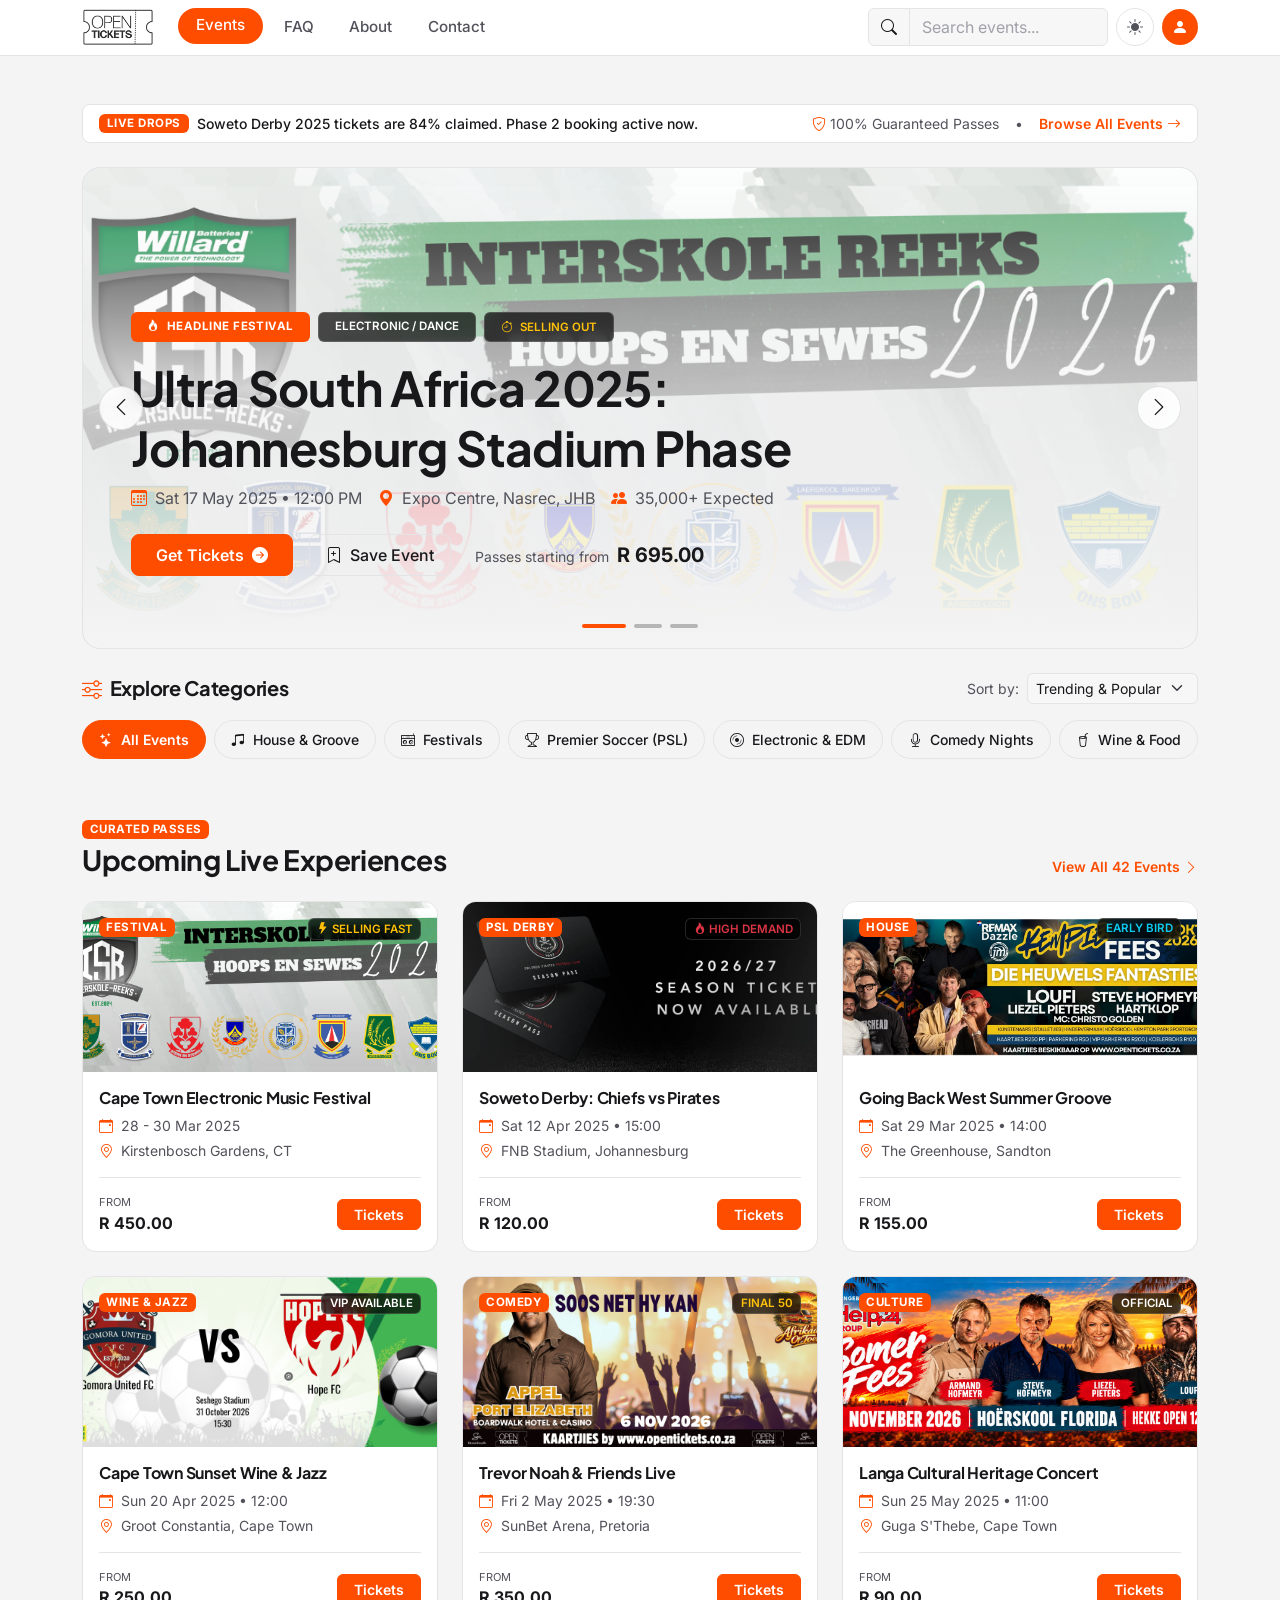
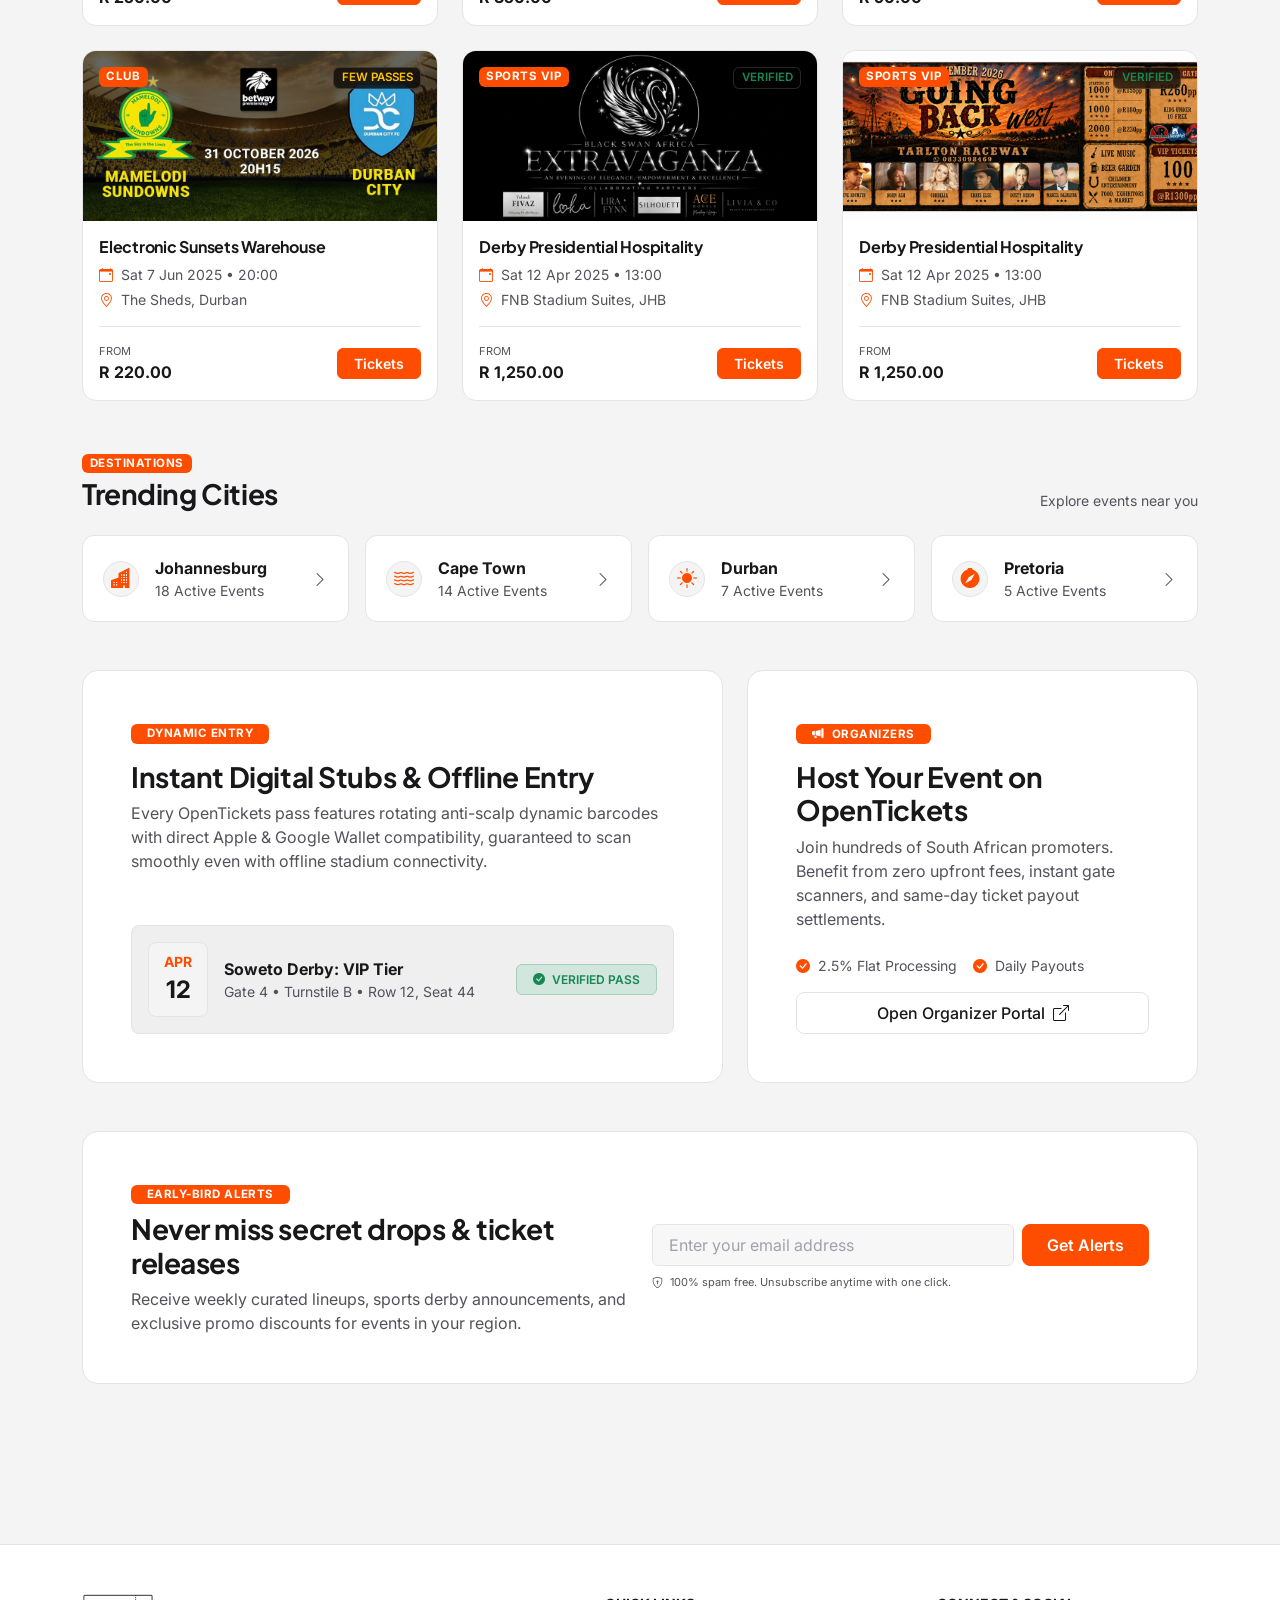
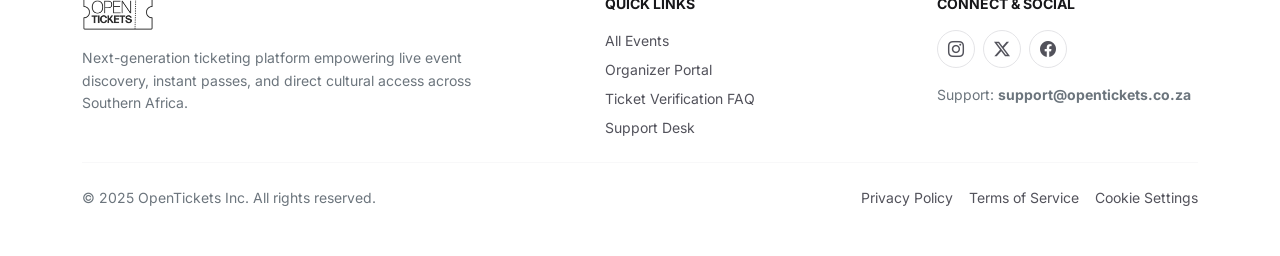
<file: index.html>
<!DOCTYPE html>
<html lang="en" data-bs-theme="dark">
<head>
<meta charset="utf-8"/>
<script>
  (function () {
    try {
      var saved = localStorage.getItem('ot-theme');
      if (saved === 'light' || saved === 'dark') {
        document.documentElement.setAttribute('data-bs-theme', saved);
      } else if (window.matchMedia && window.matchMedia('(prefers-color-scheme: light)').matches) {
        document.documentElement.setAttribute('data-bs-theme', 'light');
      }
    } catch (e) {}
  })();
</script>
<meta content="width=device-width, initial-scale=1.0" name="viewport"/>
<title>OpenTickets - Live Events &amp; Festival Passes</title>
<link href="https://cdn.jsdelivr.net/npm/bootstrap@5.3.3/dist/css/bootstrap.min.css" rel="stylesheet"/>
<link href="https://cdn.jsdelivr.net/npm/bootstrap-icons@1.11.3/font/bootstrap-icons.min.css" rel="stylesheet"/>
<link href="https://fonts.googleapis.com/css2?family=Plus+Jakarta+Sans:wght@400;500;600;700;800&family=Inter:wght@400;500;600;700&display=swap" rel="stylesheet"/>
<link href="css/main.css" rel="stylesheet"/>
</head>
<body class="bg-main">
<!-- TOP NAVBAR -->
<header class="navbar navbar-expand-lg navbar-glass sticky-top py-2">
<div class="container-xl">
<a aria-label="OpenTickets Home" class="navbar-brand p-0 d-flex align-items-center me-4" href="index.html">
<img alt="OpenTickets Logo" class="logo-img" src="./img/logo-icon.png"/>
</a>
<button aria-controls="navMain" aria-expanded="false" aria-label="Toggle navigation" class="navbar-toggler border-0 text-white" data-bs-target="#navMain" data-bs-toggle="collapse" type="button">
<i class="bi bi-list fs-2"></i>
</button>
<div class="collapse navbar-collapse" id="navMain">
<ul class="navbar-nav me-auto mb-2 mb-lg-0 gap-lg-2">
<li class="nav-item"><a aria-current="page" class="nav-link-ot active" href="index.html">Events</a></li>
<li class="nav-item"><a class="nav-link-ot" href="faq.html">FAQ</a></li>
<li class="nav-item"><a class="nav-link-ot" href="#">About</a></li>
<li class="nav-item"><a class="nav-link-ot" href="#">Contact</a></li>
</ul>
<div class="d-flex align-items-center gap-2">
<div class="input-group d-none d-md-flex nav-search-input-group">
<span class="input-group-text bg-elevated border-custom text-secondary"><i class="bi bi-search"></i></span>
<input aria-label="Search" class="form-control bg-elevated border-custom text-white small" placeholder="Search events..." type="text"/>
</div>
<button aria-label="Toggle Theme" class="icon-btn" id="themeToggleBtn" onclick="toggleTheme()" type="button">
<i class="bi bi-moon-stars"></i>
</button>
<div class="nav-avatar"><i class="bi bi-person-fill"></i></div>
</div>
</div>
</div>
</header>

<main class="container-xl" style="padding-top: 2rem; padding-bottom: 4rem;">
<div class="bg-surface border border-ot rounded-3 px-3 py-2 my-3 d-flex flex-column flex-md-row align-items-md-center justify-content-between gap-2">
  <div class="d-flex align-items-center gap-2 small min-w-0">
    <span class="badge badge-primary-pill text-uppercase px-2 py-1 flex-shrink-0">LIVE DROPS</span>
    <span class="text-white text-truncate fw-medium min-w-0">Soweto Derby 2025 tickets are 84% claimed. Phase 2 booking active now.</span>
  </div>
  <div class="d-none d-md-flex align-items-center gap-3 small text-ot-muted flex-shrink-0">
    <span class="d-flex align-items-center gap-1"><i class="bi bi-shield-check text-ot-primary"></i> 100% Guaranteed Passes</span>
    <span>•</span>
    <a class="text-ot-primary text-decoration-none fw-semibold text-nowrap" href="#events-grid">Browse All Events <i class="bi bi-arrow-right"></i></a>
  </div>
</div>
<!-- HERO CAROUSEL -->
<section class="hero-carousel my-4">
  <div id="heroCarousel" class="carousel slide" data-bs-ride="carousel" data-bs-interval="6000" aria-roledescription="carousel" aria-label="Featured events">
    <!-- Indicators -->
    <div class="hero-carousel-indicators">
      <button type="button" data-bs-target="#heroCarousel" data-bs-slide-to="0" class="active" aria-current="true" aria-label="Slide 1: Ultra South Africa"></button>
      <button type="button" data-bs-target="#heroCarousel" data-bs-slide-to="1" aria-label="Slide 2: Soweto Derby"></button>
      <button type="button" data-bs-target="#heroCarousel" data-bs-slide-to="2" aria-label="Slide 3: Trevor Noah Live"></button>
    </div>

    <div class="carousel-inner">
      <!-- Slide 1 -->
      <div class="carousel-item active" role="group" aria-roledescription="slide" aria-label="1 of 3">
        <div class="hero-slide">
          <img alt="Ultra South Africa Music Festival" class="hero-bg-img" src="./img/ISR-2026-TICKET-BANNER-Landloop-1370-x-550.png"/>
          <div class="hero-gradient-overlay"></div>
          <div class="position-relative z-1 w-100" style="max-width: 800px;">
            <div class="d-flex flex-wrap gap-2 mb-3">
              <span class="badge badge-primary-pill text-uppercase px-3 py-2"><i class="bi bi-fire me-1"></i> HEADLINE FESTIVAL</span>
              <span class="badge badge-glass-pill text-uppercase px-3 py-2">ELECTRONIC / DANCE</span>
              <span class="badge badge-glass-pill text-uppercase px-3 py-2 text-warning"><i class="bi bi-stopwatch me-1"></i> SELLING OUT</span>
            </div>
            <h1 class="display-5 fw-bold text-white mb-2 lh-sm">Ultra South Africa 2025: Johannesburg Stadium Phase</h1>
            <p class="text-ot-muted mb-4 fs-6 d-flex flex-wrap gap-3">
              <span><i class="bi bi-calendar3 text-ot-primary me-1"></i> Sat 17 May 2025 • 12:00 PM</span>
              <span><i class="bi bi-geo-alt-fill text-ot-primary me-1"></i> Expo Centre, Nasrec, JHB</span>
              <span><i class="bi bi-people-fill text-ot-primary me-1"></i> 35,000+ Expected</span>
            </p>
            <div class="d-flex flex-wrap align-items-center gap-3">
              <a class="btn btn-ot-primary px-4 py-2 rounded-3 d-inline-flex align-items-center gap-2 fs-6" href="#"><span>Get Tickets</span><i class="bi bi-arrow-right-circle-fill fs-6"></i></a>
              <button class="btn btn-ot-outline px-3 py-2 rounded-3 d-inline-flex align-items-center gap-2 text-white" type="button"><i class="bi bi-bookmark-plus"></i><span>Save Event</span></button>
              <div class="ms-md-2 small text-ot-muted">Passes starting from <span class="fs-5 fw-bold text-white ms-1">R 695.00</span></div>
            </div>
          </div>
        </div>
      </div>

      <!-- Slide 2 -->
      <div class="carousel-item" role="group" aria-roledescription="slide" aria-label="2 of 3">
        <div class="hero-slide">
          <img alt="Soweto Derby: Kaizer Chiefs vs Orlando Pirates" class="hero-bg-img" src="./img/OPFC-TICKET-(1210x450).jpg"/>
          <div class="hero-gradient-overlay"></div>
          <div class="position-relative z-1 w-100" style="max-width: 800px;">
            <div class="d-flex flex-wrap gap-2 mb-3">
              <span class="badge badge-primary-pill text-uppercase px-3 py-2"><i class="bi bi-trophy-fill me-1"></i> PREMIER SOCCER</span>
              <span class="badge badge-glass-pill text-uppercase px-3 py-2">PSL DERBY</span>
              <span class="badge badge-glass-pill text-uppercase px-3 py-2 text-danger"><i class="bi bi-fire me-1"></i> HIGH DEMAND</span>
            </div>
            <h1 class="display-5 fw-bold text-white mb-2 lh-sm">Soweto Derby: Kaizer Chiefs vs Orlando Pirates</h1>
            <p class="text-ot-muted mb-4 fs-6 d-flex flex-wrap gap-3">
              <span><i class="bi bi-calendar3 text-ot-primary me-1"></i> Sat 12 Apr 2025 • 15:00</span>
              <span><i class="bi bi-geo-alt-fill text-ot-primary me-1"></i> FNB Stadium, Johannesburg</span>
              <span><i class="bi bi-people-fill text-ot-primary me-1"></i> 94,000 Capacity</span>
            </p>
            <div class="d-flex flex-wrap align-items-center gap-3">
              <a class="btn btn-ot-primary px-4 py-2 rounded-3 d-inline-flex align-items-center gap-2 fs-6" href="#"><span>Get Tickets</span><i class="bi bi-arrow-right-circle-fill fs-6"></i></a>
              <button class="btn btn-ot-outline px-3 py-2 rounded-3 d-inline-flex align-items-center gap-2 text-white" type="button"><i class="bi bi-bookmark-plus"></i><span>Save Event</span></button>
              <div class="ms-md-2 small text-ot-muted">Passes starting from <span class="fs-5 fw-bold text-white ms-1">R 120.00</span></div>
            </div>
          </div>
        </div>
      </div>

      <!-- Slide 3 -->
      <div class="carousel-item" role="group" aria-roledescription="slide" aria-label="3 of 3">
        <div class="hero-slide">
          <img alt="Trevor Noah Live Gala" class="hero-bg-img" src="./img/AOT-OPEN-TICKETS-BANNER-(1210-x-450-px).png"/>
          <div class="hero-gradient-overlay"></div>
          <div class="position-relative z-1 w-100" style="max-width: 800px;">
            <div class="d-flex flex-wrap gap-2 mb-3">
              <span class="badge badge-primary-pill text-uppercase px-3 py-2"><i class="bi bi-mic-fill me-1"></i> COMEDY NIGHT</span>
              <span class="badge badge-glass-pill text-uppercase px-3 py-2">LIVE STAND-UP</span>
              <span class="badge badge-glass-pill text-uppercase px-3 py-2 text-warning"><i class="bi bi-stopwatch me-1"></i> FINAL 50</span>
            </div>
            <h1 class="display-5 fw-bold text-white mb-2 lh-sm">Trevor Noah &amp; Friends Live Gala</h1>
            <p class="text-ot-muted mb-4 fs-6 d-flex flex-wrap gap-3">
              <span><i class="bi bi-calendar3 text-ot-primary me-1"></i> Fri 2 May 2025 • 19:30</span>
              <span><i class="bi bi-geo-alt-fill text-ot-primary me-1"></i> SunBet Arena, Pretoria</span>
              <span><i class="bi bi-people-fill text-ot-primary me-1"></i> Limited Seating</span>
            </p>
            <div class="d-flex flex-wrap align-items-center gap-3">
              <a class="btn btn-ot-primary px-4 py-2 rounded-3 d-inline-flex align-items-center gap-2 fs-6" href="#"><span>Get Tickets</span><i class="bi bi-arrow-right-circle-fill fs-6"></i></a>
              <button class="btn btn-ot-outline px-3 py-2 rounded-3 d-inline-flex align-items-center gap-2 text-white" type="button"><i class="bi bi-bookmark-plus"></i><span>Save Event</span></button>
              <div class="ms-md-2 small text-ot-muted">Passes starting from <span class="fs-5 fw-bold text-white ms-1">R 350.00</span></div>
            </div>
          </div>
        </div>
      </div>
    </div>

    <!-- Controls -->
    <button class="hero-carousel-control prev" type="button" data-bs-target="#heroCarousel" data-bs-slide="prev" aria-label="Previous slide">
      <i class="bi bi-chevron-left"></i>
    </button>
    <button class="hero-carousel-control next" type="button" data-bs-target="#heroCarousel" data-bs-slide="next" aria-label="Next slide">
      <i class="bi bi-chevron-right"></i>
    </button>
  </div>
</section>
<!-- Filters -->
<section class="my-4">
<div class="d-flex flex-column flex-md-row align-items-md-center justify-content-between gap-3 mb-3">
<h5 class="fw-bold m-0 text-white d-flex align-items-center gap-2">
<i class="bi bi-sliders text-ot-primary"></i> Explore Categories
</h5>
<div class="d-flex align-items-center gap-2">
<span class="small text-ot-muted">Sort by:</span>
<select class="form-select form-select-sm bg-surface border-ot text-white rounded-2" style="width: auto;">
<option selected>Trending &amp; Popular</option>
<option>Upcoming Dates</option>
<option>Price: Low to High</option>
</select>
</div>
</div>
<div class="filter-scroll-wrapper">
<button class="btn btn-sm btn-ot-primary rounded-pill px-3 py-2 text-nowrap"><i class="bi bi-stars me-1"></i> All Events</button>
<button class="btn btn-sm btn-ot-outline rounded-pill px-3 py-2 text-nowrap"><i class="bi bi-music-note-beamed me-1"></i> House &amp; Groove</button>
<button class="btn btn-sm btn-ot-outline rounded-pill px-3 py-2 text-nowrap"><i class="bi bi-boombox me-1"></i> Festivals</button>
<button class="btn btn-sm btn-ot-outline rounded-pill px-3 py-2 text-nowrap"><i class="bi bi-trophy me-1"></i> Premier Soccer (PSL)</button>
<button class="btn btn-sm btn-ot-outline rounded-pill px-3 py-2 text-nowrap"><i class="bi bi-disc me-1"></i> Electronic &amp; EDM</button>
<button class="btn btn-sm btn-ot-outline rounded-pill px-3 py-2 text-nowrap"><i class="bi bi-mic me-1"></i> Comedy Nights</button>
<button class="btn btn-sm btn-ot-outline rounded-pill px-3 py-2 text-nowrap"><i class="bi bi-cup-straw me-1"></i> Wine &amp; Food</button>
</div>
</section>

<!-- Events Grid -->
<section class="my-5" id="events-grid">
<div class="d-flex justify-content-between align-items-end mb-4">
<div>
<span class="badge badge-primary-pill text-uppercase px-2 py-1 mb-1">Curated Passes</span>
<h2 class="h3 fw-bold text-white mb-0">Upcoming Live Experiences</h2>
</div>
<a class="text-ot-primary small fw-semibold text-decoration-none d-flex align-items-center gap-1" href="#">View All 42 Events <i class="bi bi-chevron-right"></i></a>
</div>
<div class="row g-4">
<!-- Card 1 -->
<div class="col-12 col-sm-6 col-lg-4">
<div class="event-card h-100 d-flex flex-column">
<div class="event-card-img-wrap">
<img alt="Cape Town Electronic Music Festival" class="event-card-img" src="./img/ISR-2026-TICKET-BANNER-Landloop-1370-x-550.png"/>
<span class="badge badge-primary-pill position-absolute top-0 start-0 m-3">FESTIVAL</span>
<span class="badge badge-glass-pill position-absolute top-0 end-0 m-3 text-warning"><i class="bi bi-lightning-fill"></i> SELLING FAST</span>
</div>
<div class="p-3 d-flex flex-column flex-grow-1 justify-content-between">
<div>
<h6 class="fw-bold text-white mb-2 text-truncate" title="Cape Town Electronic Music Festival 2025">Cape Town Electronic Music Festival</h6>
<div class="small text-ot-muted mb-2">
<div class="mb-1"><i class="bi bi-calendar-event text-ot-primary me-1"></i> 28 - 30 Mar 2025</div>
<div class="text-truncate"><i class="bi bi-geo-alt text-ot-primary me-1"></i> Kirstenbosch Gardens, CT</div>
</div>
</div>
<div class="pt-3 border-top border-ot d-flex align-items-center justify-content-between mt-2">
<div><div class="text-ot-muted" style="font-size: 11px;">FROM</div><div class="fw-bold text-white">R 450.00</div></div>
<button class="btn btn-sm btn-ot-primary rounded-2 px-3 py-1">Tickets</button>
</div>
</div>
</div>
</div>
<!-- Card 2 -->
<div class="col-12 col-sm-6 col-lg-4">
<div class="event-card h-100 d-flex flex-column">
<div class="event-card-img-wrap">
<img alt="Soweto Derby" class="event-card-img" src="./img/OPFC-TICKET-(1210x450).jpg"/>
<span class="badge badge-primary-pill position-absolute top-0 start-0 m-3">PSL DERBY</span>
<span class="badge badge-glass-pill position-absolute top-0 end-0 m-3 text-danger"><i class="bi bi-fire"></i> HIGH DEMAND</span>
</div>
<div class="p-3 d-flex flex-column flex-grow-1 justify-content-between">
<div>
<h6 class="fw-bold text-white mb-2 text-truncate" title="Soweto Derby: Kaizer Chiefs vs Orlando Pirates">Soweto Derby: Chiefs vs Pirates</h6>
<div class="small text-ot-muted mb-2">
<div class="mb-1"><i class="bi bi-calendar-event text-ot-primary me-1"></i> Sat 12 Apr 2025 • 15:00</div>
<div class="text-truncate"><i class="bi bi-geo-alt text-ot-primary me-1"></i> FNB Stadium, Johannesburg</div>
</div>
</div>
<div class="pt-3 border-top border-ot d-flex align-items-center justify-content-between mt-2">
<div><div class="text-ot-muted" style="font-size: 11px;">FROM</div><div class="fw-bold text-white">R 120.00</div></div>
<button class="btn btn-sm btn-ot-primary rounded-2 px-3 py-1">Tickets</button>
</div>
</div>
</div>
</div>
<!-- Card 3 -->
<div class="col-12 col-sm-6 col-lg-4">
<div class="event-card h-100 d-flex flex-column">
<div class="event-card-img-wrap">
<img alt="Going Back West Summer Groove" class="event-card-img" src="./img/KempieFees-Banner-2026-05-22-Factory.jpg"/>
<span class="badge badge-primary-pill position-absolute top-0 start-0 m-3">HOUSE</span>
<span class="badge badge-glass-pill position-absolute top-0 end-0 m-3 text-info">EARLY BIRD</span>
</div>
<div class="p-3 d-flex flex-column flex-grow-1 justify-content-between">
<div>
<h6 class="fw-bold text-white mb-2 text-truncate" title="Going Back West Summer Groove">Going Back West Summer Groove</h6>
<div class="small text-ot-muted mb-2">
<div class="mb-1"><i class="bi bi-calendar-event text-ot-primary me-1"></i> Sat 29 Mar 2025 • 14:00</div>
<div class="text-truncate"><i class="bi bi-geo-alt text-ot-primary me-1"></i> The Greenhouse, Sandton</div>
</div>
</div>
<div class="pt-3 border-top border-ot d-flex align-items-center justify-content-between mt-2">
<div><div class="text-ot-muted" style="font-size: 11px;">FROM</div><div class="fw-bold text-white">R 155.00</div></div>
<button class="btn btn-sm btn-ot-primary rounded-2 px-3 py-1">Tickets</button>
</div>
</div>
</div>
</div>
<!-- Card 4 -->
<div class="col-12 col-sm-6 col-lg-4">
<div class="event-card h-100 d-flex flex-column">
<div class="event-card-img-wrap">
<img alt="Sunset Wine &amp; Jazz" class="event-card-img" src="./img/Gomora-United-Banner--(2).png"/>
<span class="badge badge-primary-pill position-absolute top-0 start-0 m-3">WINE &amp; JAZZ</span>
<span class="badge badge-glass-pill position-absolute top-0 end-0 m-3">VIP AVAILABLE</span>
</div>
<div class="p-3 d-flex flex-column flex-grow-1 justify-content-between">
<div>
<h6 class="fw-bold text-white mb-2 text-truncate" title="Cape Town Sunset Wine &amp; Jazz">Cape Town Sunset Wine &amp; Jazz</h6>
<div class="small text-ot-muted mb-2">
<div class="mb-1"><i class="bi bi-calendar-event text-ot-primary me-1"></i> Sun 20 Apr 2025 • 12:00</div>
<div class="text-truncate"><i class="bi bi-geo-alt text-ot-primary me-1"></i> Groot Constantia, Cape Town</div>
</div>
</div>
<div class="pt-3 border-top border-ot d-flex align-items-center justify-content-between mt-2">
<div><div class="text-ot-muted" style="font-size: 11px;">FROM</div><div class="fw-bold text-white">R 250.00</div></div>
<button class="btn btn-sm btn-ot-primary rounded-2 px-3 py-1">Tickets</button>
</div>
</div>
</div>
</div>
<!-- Card 5 -->
<div class="col-12 col-sm-6 col-lg-4">
<div class="event-card h-100 d-flex flex-column">
<div class="event-card-img-wrap">
<img alt="Trevor Noah Live" class="event-card-img" src="./img/AOT-OPEN-TICKETS-BANNER-(1210-x-450-px).png"/>
<span class="badge badge-primary-pill position-absolute top-0 start-0 m-3">COMEDY</span>
<span class="badge badge-glass-pill position-absolute top-0 end-0 m-3 text-warning">FINAL 50</span>
</div>
<div class="p-3 d-flex flex-column flex-grow-1 justify-content-between">
<div>
<h6 class="fw-bold text-white mb-2 text-truncate" title="Trevor Noah &amp; Friends Live Gala">Trevor Noah &amp; Friends Live</h6>
<div class="small text-ot-muted mb-2">
<div class="mb-1"><i class="bi bi-calendar-event text-ot-primary me-1"></i> Fri 2 May 2025 • 19:30</div>
<div class="text-truncate"><i class="bi bi-geo-alt text-ot-primary me-1"></i> SunBet Arena, Pretoria</div>
</div>
</div>
<div class="pt-3 border-top border-ot d-flex align-items-center justify-content-between mt-2">
<div><div class="text-ot-muted" style="font-size: 11px;">FROM</div><div class="fw-bold text-white">R 350.00</div></div>
<button class="btn btn-sm btn-ot-primary rounded-2 px-3 py-1">Tickets</button>
</div>
</div>
</div>
</div>
<!-- Card 6 -->
<div class="col-12 col-sm-6 col-lg-4">
<div class="event-card h-100 d-flex flex-column">
<div class="event-card-img-wrap">
<img alt="Langa Cultural Concert" class="event-card-img" src="./img/Help24-Banner.png"/>
<span class="badge badge-primary-pill position-absolute top-0 start-0 m-3">CULTURE</span>
<span class="badge badge-glass-pill position-absolute top-0 end-0 m-3">OFFICIAL</span>
</div>
<div class="p-3 d-flex flex-column flex-grow-1 justify-content-between">
<div>
<h6 class="fw-bold text-white mb-2 text-truncate" title="Langa Cultural Heritage Concert">Langa Cultural Heritage Concert</h6>
<div class="small text-ot-muted mb-2">
<div class="mb-1"><i class="bi bi-calendar-event text-ot-primary me-1"></i> Sun 25 May 2025 • 11:00</div>
<div class="text-truncate"><i class="bi bi-geo-alt text-ot-primary me-1"></i> Guga S'Thebe, Cape Town</div>
</div>
</div>
<div class="pt-3 border-top border-ot d-flex align-items-center justify-content-between mt-2">
<div><div class="text-ot-muted" style="font-size: 11px;">FROM</div><div class="fw-bold text-white">R 90.00</div></div>
<button class="btn btn-sm btn-ot-primary rounded-2 px-3 py-1">Tickets</button>
</div>
</div>
</div>
</div>
<!-- Card 7 -->
<div class="col-12 col-sm-6 col-lg-4">
<div class="event-card h-100 d-flex flex-column">
<div class="event-card-img-wrap">
<img alt="Electronic Sunsets" class="event-card-img" src="./img/MSFC-v-DCFC-31-Oct-2026-Banner.jpg"/>
<span class="badge badge-primary-pill position-absolute top-0 start-0 m-3">CLUB</span>
<span class="badge badge-glass-pill position-absolute top-0 end-0 m-3 text-warning">FEW PASSES</span>
</div>
<div class="p-3 d-flex flex-column flex-grow-1 justify-content-between">
<div>
<h6 class="fw-bold text-white mb-2 text-truncate" title="Electronic Sunsets Warehouse Rave">Electronic Sunsets Warehouse</h6>
<div class="small text-ot-muted mb-2">
<div class="mb-1"><i class="bi bi-calendar-event text-ot-primary me-1"></i> Sat 7 Jun 2025 • 20:00</div>
<div class="text-truncate"><i class="bi bi-geo-alt text-ot-primary me-1"></i> The Sheds, Durban</div>
</div>
</div>
<div class="pt-3 border-top border-ot d-flex align-items-center justify-content-between mt-2">
<div><div class="text-ot-muted" style="font-size: 11px;">FROM</div><div class="fw-bold text-white">R 220.00</div></div>
<button class="btn btn-sm btn-ot-primary rounded-2 px-3 py-1">Tickets</button>
</div>
</div>
</div>
</div>
<!-- Card 8 -->
<div class="col-12 col-sm-6 col-lg-4">
<div class="event-card h-100 d-flex flex-column">
<div class="event-card-img-wrap">
<img alt="Soweto Derby VIP" class="event-card-img" src="./img/Black-Swan-Banner-1210-x-450.png"/>
<span class="badge badge-primary-pill position-absolute top-0 start-0 m-3">SPORTS VIP</span>
<span class="badge badge-glass-pill position-absolute top-0 end-0 m-3 text-success">VERIFIED</span>
</div>
<div class="p-3 d-flex flex-column flex-grow-1 justify-content-between">
<div>
<h6 class="fw-bold text-white mb-2 text-truncate" title="Soweto Derby Presidential Hospitality">Derby Presidential Hospitality</h6>
<div class="small text-ot-muted mb-2">
<div class="mb-1"><i class="bi bi-calendar-event text-ot-primary me-1"></i> Sat 12 Apr 2025 • 13:00</div>
<div class="text-truncate"><i class="bi bi-geo-alt text-ot-primary me-1"></i> FNB Stadium Suites, JHB</div>
</div>
</div>
<div class="pt-3 border-top border-ot d-flex align-items-center justify-content-between mt-2">
<div><div class="text-ot-muted" style="font-size: 11px;">FROM</div><div class="fw-bold text-white">R 1,250.00</div></div>
<button class="btn btn-sm btn-ot-primary rounded-2 px-3 py-1">Tickets</button>
</div>
</div>
</div>
</div>
<!-- Card 9 -->
<div class="col-12 col-sm-6 col-lg-4">
<div class="event-card h-100 d-flex flex-column">
<div class="event-card-img-wrap">
<img alt="Soweto Derby VIP" class="event-card-img" src="./img/Ticket-Banner-2.png"/>
<span class="badge badge-primary-pill position-absolute top-0 start-0 m-3">SPORTS VIP</span>
<span class="badge badge-glass-pill position-absolute top-0 end-0 m-3 text-success">VERIFIED</span>
</div>
<div class="p-3 d-flex flex-column flex-grow-1 justify-content-between">
<div>
<h6 class="fw-bold text-white mb-2 text-truncate" title="Soweto Derby Presidential Hospitality">Derby Presidential Hospitality</h6>
<div class="small text-ot-muted mb-2">
<div class="mb-1"><i class="bi bi-calendar-event text-ot-primary me-1"></i> Sat 12 Apr 2025 • 13:00</div>
<div class="text-truncate"><i class="bi bi-geo-alt text-ot-primary me-1"></i> FNB Stadium Suites, JHB</div>
</div>
</div>
<div class="pt-3 border-top border-ot d-flex align-items-center justify-content-between mt-2">
<div><div class="text-ot-muted" style="font-size: 11px;">FROM</div><div class="fw-bold text-white">R 1,250.00</div></div>
<button class="btn btn-sm btn-ot-primary rounded-2 px-3 py-1">Tickets</button>
</div>
</div>
</div>
</div>
</div>
</section>

<!-- Trending Cities -->
<section class="my-5">
<div class="d-flex justify-content-between align-items-end mb-4">
<div>
<span class="badge badge-primary-pill text-uppercase px-2 py-1 mb-1">Destinations</span>
<h2 class="h3 fw-bold text-white mb-0">Trending Cities</h2>
</div>
<span class="small text-ot-muted d-none d-md-inline">Explore events near you</span>
</div>
<div class="row g-3">
<div class="col-6 col-md-3">
<div class="city-card d-flex align-items-center justify-content-between">
<div class="d-flex align-items-center gap-3">
<div class="icon-circle-36 icon-btn text-ot-primary bg-main"><i class="bi bi-buildings-fill fs-5"></i></div>
<div><div class="fw-bold text-white">Johannesburg</div><div class="small text-ot-muted">18 Active Events</div></div>
</div>
<i class="bi bi-chevron-right text-ot-muted"></i>
</div>
</div>
<div class="col-6 col-md-3">
<div class="city-card d-flex align-items-center justify-content-between">
<div class="d-flex align-items-center gap-3">
<div class="icon-circle-36 icon-btn text-ot-primary bg-main"><i class="bi bi-water fs-5"></i></div>
<div><div class="fw-bold text-white">Cape Town</div><div class="small text-ot-muted">14 Active Events</div></div>
</div>
<i class="bi bi-chevron-right text-ot-muted"></i>
</div>
</div>
<div class="col-6 col-md-3">
<div class="city-card d-flex align-items-center justify-content-between">
<div class="d-flex align-items-center gap-3">
<div class="icon-circle-36 icon-btn text-ot-primary bg-main"><i class="bi bi-sun-fill fs-5"></i></div>
<div><div class="fw-bold text-white">Durban</div><div class="small text-ot-muted">7 Active Events</div></div>
</div>
<i class="bi bi-chevron-right text-ot-muted"></i>
</div>
</div>
<div class="col-6 col-md-3">
<div class="city-card d-flex align-items-center justify-content-between">
<div class="d-flex align-items-center gap-3">
<div class="icon-circle-36 icon-btn text-ot-primary bg-main"><i class="bi bi-compass-fill fs-5"></i></div>
<div><div class="fw-bold text-white">Pretoria</div><div class="small text-ot-muted">5 Active Events</div></div>
</div>
<i class="bi bi-chevron-right text-ot-muted"></i>
</div>
</div>
</div>
</section>

<!-- Integration / Organizer -->
<section class="my-5">
<div class="row g-4">
<div class="col-12 col-lg-7">
<div class="p-4 p-md-5 bg-surface border border-ot rounded-4 h-100 d-flex flex-column justify-content-between">
<div>
<span class="badge badge-primary-pill text-uppercase mb-3 px-3 py-1">DYNAMIC ENTRY</span>
<h3 class="fw-bold text-white mb-2">Instant Digital Stubs &amp; Offline Entry</h3>
<p class="text-ot-muted mb-4">Every OpenTickets pass features rotating anti-scalp dynamic barcodes with direct Apple &amp; Google Wallet compatibility, guaranteed to scan smoothly even with offline stadium connectivity.</p>
</div>
<div class="p-3 bg-surface-elevated border border-ot rounded-3 d-flex flex-wrap align-items-center justify-content-between gap-3">
<div class="d-flex align-items-center gap-3">
<div class="bg-main border border-ot rounded-3 text-center p-2" style="width: 60px;">
<div class="small text-ot-primary fw-bold">APR</div>
<div class="fs-4 fw-bold text-white">12</div>
</div>
<div>
<div class="fw-bold text-white">Soweto Derby: VIP Tier</div>
<div class="small text-ot-muted">Gate 4 • Turnstile B • Row 12, Seat 44</div>
</div>
</div>
<div class="d-flex align-items-center gap-2">
<span class="badge bg-success-subtle text-success border border-success-subtle px-3 py-2 fw-semibold">
<i class="bi bi-check-circle-fill me-1"></i> VERIFIED PASS
</span>
</div>
</div>
</div>
</div>
<div class="col-12 col-lg-5">
<div class="p-4 p-md-5 bg-surface border border-ot rounded-4 h-100 d-flex flex-column justify-content-between">
<div>
<span class="badge badge-primary-pill text-uppercase mb-3 px-3 py-1"><i class="bi bi-megaphone-fill me-1"></i> ORGANIZERS</span>
<h3 class="fw-bold text-white mb-2">Host Your Event on OpenTickets</h3>
<p class="text-ot-muted mb-4">Join hundreds of South African promoters. Benefit from zero upfront fees, instant gate scanners, and same-day ticket payout settlements.</p>
</div>
<div>
<div class="d-flex gap-3 mb-3 text-ot-muted small">
<div><i class="bi bi-check-circle-fill text-ot-primary me-1"></i> 2.5% Flat Processing</div>
<div><i class="bi bi-check-circle-fill text-ot-primary me-1"></i> Daily Payouts</div>
</div>
<button class="btn btn-ot-outline w-100 py-2 rounded-3 d-flex align-items-center justify-content-center gap-2">
<span>Open Organizer Portal</span><i class="bi bi-box-arrow-up-right"></i>
</button>
</div>
</div>
</div>
</div>
</section>

<!-- Newsletter -->
<section class="my-5">
<div class="p-4 p-md-5 bg-surface border border-ot rounded-4">
<div class="row align-items-center g-4">
<div class="col-12 col-lg-6">
<span class="badge badge-primary-pill text-uppercase mb-2 px-3 py-1">EARLY-BIRD ALERTS</span>
<h3 class="fw-bold text-white mb-2">Never miss secret drops &amp; ticket releases</h3>
<p class="text-ot-muted mb-0">Receive weekly curated lineups, sports derby announcements, and exclusive promo discounts for events in your region.</p>
</div>
<div class="col-12 col-lg-6">
<form class="d-flex flex-column flex-sm-row gap-2" onsubmit="event.preventDefault(); this.innerHTML='&lt;div class=\'alert alert-success border-0 bg-success-subtle text-success w-100 mb-0 py-2 fw-semibold\'&gt;&lt;i class=\'bi bi-check-circle-fill me-1\'&gt;&lt;/i&gt; You are subscribed to OpenTickets weekly alerts!&lt;/div&gt;';">
<input class="form-control bg-surface-elevated border-ot text-white py-2 px-3" placeholder="Enter your email address" required type="email"/>
<button class="btn btn-ot-primary px-4 py-2 text-nowrap rounded-3" type="submit">Get Alerts</button>
</form>
<div class="small text-ot-muted mt-2" style="font-size: 11px;">
<i class="bi bi-shield-lock me-1"></i> 100% spam free. Unsubscribe anytime with one click.
</div>
</div>
</div>
</div>
</section>
</main>

<!-- FOOTER -->
<footer class="border-top py-5 mt-5 border-custom">
<div class="container-xl">
<div class="row g-4 justify-content-between align-items-start">
<div class="col-lg-5">
<div class="mb-3">
<img alt="OpenTickets Logo" class="logo-img" src="./img/logo-icon.png"/>
</div>
<p class="text-secondary small mb-0" style="max-width: 400px; line-height: 1.6;">
Next-generation ticketing platform empowering live event discovery, instant passes, and direct cultural access across Southern Africa.
</p>
</div>
<div class="col-6 col-lg-3">
<div class="text-uppercase fw-bold text-white small mb-3">Quick Links</div>
<ul class="list-unstyled d-flex flex-column gap-2 small text-secondary mb-0">
<li><a class="footer-link" href="index.html">All Events</a></li>
<li><a class="footer-link" href="#">Organizer Portal</a></li>
<li><a class="footer-link" href="faq.html">Ticket Verification FAQ</a></li>
<li><a class="footer-link" href="#">Support Desk</a></li>
</ul>
</div>
<div class="col-6 col-lg-3">
<div class="text-uppercase fw-bold text-white small mb-3">Connect &amp; Social</div>
<div class="d-flex align-items-center gap-2 mb-3">
<a aria-label="Instagram" class="icon-btn" href="#"><i class="bi bi-instagram"></i></a>
<a aria-label="Twitter" class="icon-btn" href="#"><i class="bi bi-twitter-x"></i></a>
<a aria-label="Facebook" class="icon-btn" href="#"><i class="bi bi-facebook"></i></a>
</div>
<div class="small text-secondary">Support: <strong>support@opentickets.co.za</strong></div>
</div>
</div>
<hr class="my-4" style="border-color: var(--ot-border);"/>
<div class="d-flex flex-column flex-md-row align-items-center justify-content-between gap-3 small text-secondary">
<div>© 2025 OpenTickets Inc. All rights reserved.</div>
<div class="d-flex align-items-center gap-3">
<a class="footer-link" href="#">Privacy Policy</a>
<a class="footer-link" href="#">Terms of Service</a>
<a class="footer-link" href="#">Cookie Settings</a>
</div>
</div>
</div>
</footer>

<script src="https://cdn.jsdelivr.net/npm/bootstrap@5.3.3/dist/js/bootstrap.bundle.min.js"></script>
<script src="js/main.js"></script>
</body>
</html>
</file>
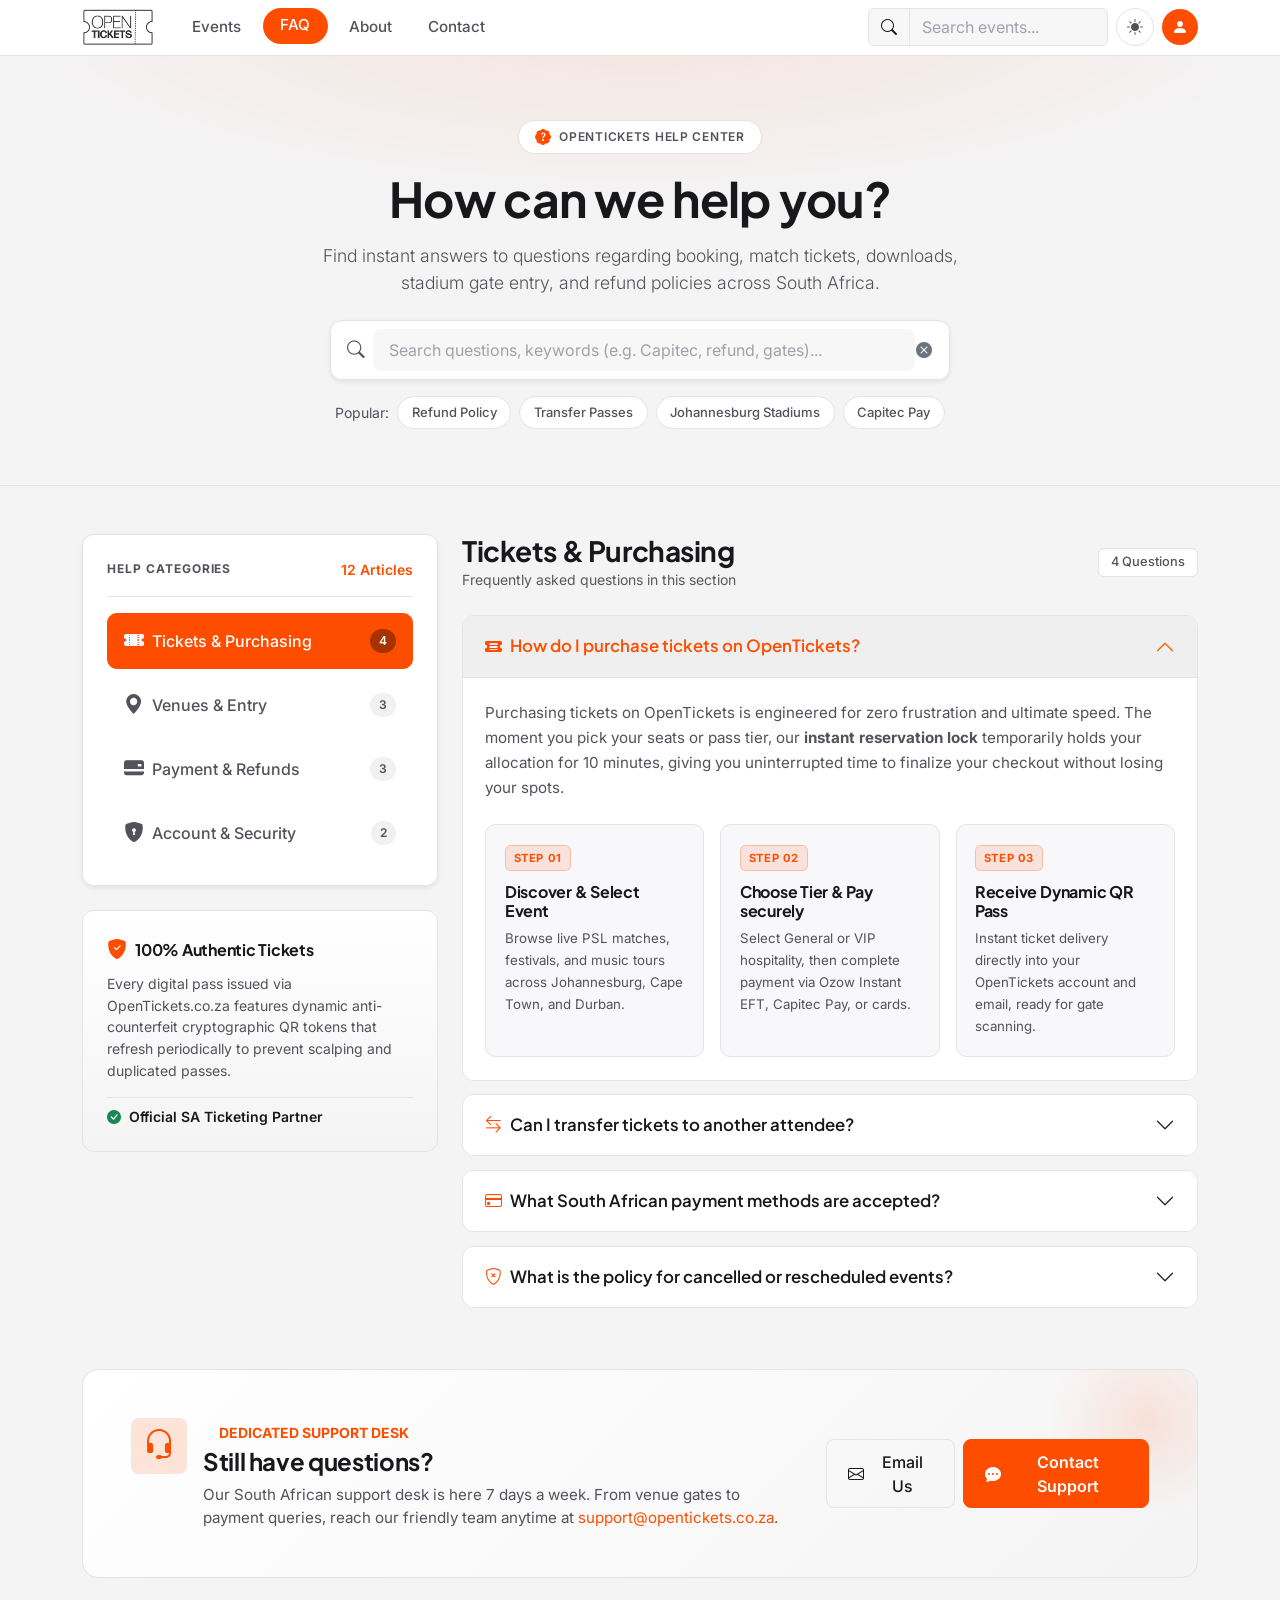
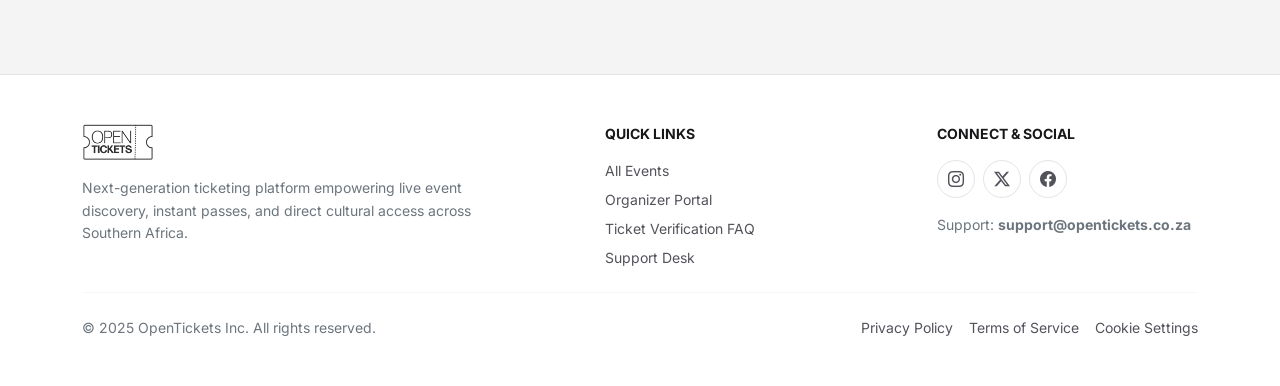
<file: faq.html>
<!DOCTYPE html>
<html data-bs-theme="dark" lang="en">
<head>
<meta charset="utf-8"/>
<script>
  (function () {
    try {
      var saved = localStorage.getItem('ot-theme');
      if (saved === 'light' || saved === 'dark') {
        document.documentElement.setAttribute('data-bs-theme', saved);
      } else if (window.matchMedia && window.matchMedia('(prefers-color-scheme: light)').matches) {
        document.documentElement.setAttribute('data-bs-theme', 'light');
      }
    } catch (e) {}
  })();
</script>
<meta content="width=device-width, initial-scale=1.0" name="viewport"/>
<title>FAQ &amp; Help Center | OpenTickets South Africa</title>
<link href="https://cdn.jsdelivr.net/npm/bootstrap@5.3.3/dist/css/bootstrap.min.css" rel="stylesheet"/>
<link href="https://cdn.jsdelivr.net/npm/bootstrap-icons@1.11.3/font/bootstrap-icons.min.css" rel="stylesheet"/>
<link href="https://fonts.googleapis.com/css2?family=Plus+Jakarta+Sans:wght@400;500;600;700;800&family=Inter:wght@400;500;600;700&display=swap" rel="stylesheet"/>
<link href="css/main.css" rel="stylesheet"/>
</head>
<body>
<!-- NAVBAR -->
<header class="navbar navbar-expand-lg navbar-glass sticky-top py-2">
<div class="container-xl">
<a aria-label="OpenTickets Home" class="navbar-brand p-0 d-flex align-items-center me-4" href="index.html">
<img alt="OpenTickets Logo" class="logo-img" src="./img/logo-icon.png"/>
</a>
<button aria-controls="navMain" aria-expanded="false" aria-label="Toggle navigation" class="navbar-toggler border-0 text-white" data-bs-target="#navMain" data-bs-toggle="collapse" type="button">
<i class="bi bi-list fs-2"></i>
</button>
<div class="collapse navbar-collapse" id="navMain">
<ul class="navbar-nav me-auto mb-2 mb-lg-0 gap-lg-2">
<li class="nav-item"><a class="nav-link-ot" href="index.html">Events</a></li>
<li class="nav-item"><a aria-current="page" class="nav-link-ot active" href="faq.html">FAQ</a></li>
<li class="nav-item"><a class="nav-link-ot" href="#">About</a></li>
<li class="nav-item"><a class="nav-link-ot" href="#">Contact</a></li>
</ul>
<div class="d-flex align-items-center gap-2">
<div class="input-group d-none d-md-flex nav-search-input-group">
<span class="input-group-text bg-elevated border-custom text-secondary"><i class="bi bi-search"></i></span>
<input aria-label="Search" class="form-control bg-elevated border-custom text-white small" placeholder="Search events..." type="text"/>
</div>
<button aria-label="Toggle Theme" class="icon-btn" id="themeToggleBtn" onclick="toggleTheme()" type="button">
<i class="bi bi-moon-stars"></i>
</button>
<div class="nav-avatar"><i class="bi bi-person-fill"></i></div>
</div>
</div>
</div>
</header>

<!-- HERO -->
<section class="hero-faq text-center">
<div class="container">
<div class="row justify-content-center">
<div class="col-lg-8 col-xl-7">
<div class="d-inline-flex align-items-center gap-2 px-3 py-1 rounded-pill mb-3 bg-surface border border-ot">
<i class="bi bi-patch-question-fill text-orange"></i>
<span class="text-uppercase fw-semibold" style="font-size: 0.75rem; letter-spacing: 0.06em; color: var(--ot-text-muted);">OpenTickets Help Center</span>
</div>
<h1 class="display-5 fw-bold text-white mb-3">How can we help you?</h1>
<p class="lead mb-4" style="color: var(--ot-text-muted); font-size: 1.1rem;">
Find instant answers to questions regarding booking, match tickets, downloads, stadium gate entry, and refund policies across South Africa.
</p>
<div class="search-input-group d-flex align-items-center px-3 py-2 mb-3 shadow-sm mx-auto" style="max-width: 620px;">
<i class="bi bi-search me-2" style="color: var(--ot-text-muted); font-size: 1.1rem;"></i>
<input class="form-control form-control-lg fs-6" id="faq-search" oninput="liveFilterFaq(this.value)" placeholder="Search questions, keywords (e.g. Capitec, refund, gates)..." type="text"/>
<button class="btn btn-link text-secondary p-0 text-decoration-none" onclick="clearFaqSearch()" type="button">
<i class="bi bi-x-circle-fill"></i>
</button>
</div>
<div class="d-flex flex-wrap align-items-center justify-content-center gap-2 mt-2">
<span class="small text-ot-muted">Popular:</span>
<button class="tag-pill" onclick="setSearchPill('Refund Policy')" type="button">Refund Policy</button>
<button class="tag-pill" onclick="setSearchPill('Transfer Passes')" type="button">Transfer Passes</button>
<button class="tag-pill" onclick="setSearchPill('Johannesburg Stadiums')" type="button">Johannesburg Stadiums</button>
<button class="tag-pill" onclick="setSearchPill('Capitec Pay')" type="button">Capitec Pay</button>
</div>
</div>
</div>
</div>
</section>

<!-- MAIN -->
<main class="py-5 flex-grow-1">
<div class="container">
<div class="row g-4 lg-g-5">
<!-- Sidebar -->
<div class="col-lg-4">
<div class="faq-sidebar">
<div class="ot-card p-3 p-md-4 mb-4 shadow-sm">
<div class="d-flex align-items-center justify-content-between pb-3 mb-3 border-bottom border-ot">
<span class="text-uppercase fw-bold" style="font-size: 0.75rem; letter-spacing: 0.08em; color: var(--ot-text-muted);">Help Categories</span>
<span class="fw-semibold small text-orange">12 Articles</span>
</div>
<div class="d-flex flex-column gap-2" id="faqCategoryList">
<button class="category-btn active" onclick="switchCategory('tickets-purchasing', this)" type="button">
<span class="d-flex align-items-center gap-2"><i class="bi bi-ticket-perforated-fill fs-5"></i><span>Tickets &amp; Purchasing</span></span>
<span class="cat-badge">4</span>
</button>
<button class="category-btn" onclick="switchCategory('venues-entry', this)" type="button">
<span class="d-flex align-items-center gap-2"><i class="bi bi-geo-alt-fill fs-5"></i><span>Venues &amp; Entry</span></span>
<span class="cat-badge">3</span>
</button>
<button class="category-btn" onclick="switchCategory('payment-refunds', this)" type="button">
<span class="d-flex align-items-center gap-2"><i class="bi bi-credit-card-2-back-fill fs-5"></i><span>Payment &amp; Refunds</span></span>
<span class="cat-badge">3</span>
</button>
<button class="category-btn" onclick="switchCategory('account-security', this)" type="button">
<span class="d-flex align-items-center gap-2"><i class="bi bi-shield-lock-fill fs-5"></i><span>Account &amp; Security</span></span>
<span class="cat-badge">2</span>
</button>
</div>
</div>
<div class="ot-card p-3 p-md-4 security-card">
<div class="d-flex align-items-center gap-2 mb-2 text-orange">
<i class="bi bi-shield-fill-check fs-5"></i>
<h6 class="m-0 fw-bold text-white">100% Authentic Tickets</h6>
</div>
<p class="small mb-3" style="color: var(--ot-text-muted); line-height: 1.55;">
Every digital pass issued via OpenTickets.co.za features dynamic anti-counterfeit cryptographic QR tokens that refresh periodically to prevent scalping and duplicated passes.
</p>
<div class="d-flex align-items-center gap-2 pt-2 border-top border-ot">
<i class="bi bi-check-circle-fill text-success small"></i>
<span class="small fw-semibold text-white">Official SA Ticketing Partner</span>
</div>
</div>
</div>
</div>

<!-- FAQ Content -->
<div class="col-lg-8">
<div class="d-flex align-items-center justify-content-between mb-4">
<div>
<h2 class="h3 fw-bold text-white m-0" id="currentCategoryHeading">Tickets &amp; Purchasing</h2>
<span class="small text-muted">Frequently asked questions in this section</span>
</div>
<span class="badge bg-surface border border-ot" style="color: var(--ot-text-muted); font-size: 0.8rem; font-weight: 500; padding: 0.45rem 0.75rem;">
4 Questions
</span>
</div>
<div class="accordion" id="ticketsAccordion">
<div class="accordion-item faq-query-item" data-keywords="how to buy purchase choose tier instant lock reservation qr code passes">
<h3 class="accordion-header" id="headingOne">
<button aria-controls="collapseOne" aria-expanded="true" class="accordion-button" data-bs-target="#collapseOne" data-bs-toggle="collapse" type="button">
<span class="d-flex align-items-center gap-2"><i class="bi bi-ticket-detailed-fill text-orange"></i><span>How do I purchase tickets on OpenTickets?</span></span>
</button>
</h3>
<div aria-labelledby="headingOne" class="accordion-collapse collapse show" data-bs-parent="#ticketsAccordion" id="collapseOne">
<div class="accordion-body">
<p class="mb-4">
Purchasing tickets on OpenTickets is engineered for zero frustration and ultimate speed. The moment you pick your seats or pass tier, our <strong>instant reservation lock</strong> temporarily holds your allocation for 10 minutes, giving you uninterrupted time to finalize your checkout without losing your spots.
</p>
<div class="row g-3">
<div class="col-md-4"><div class="step-card"><span class="step-badge">STEP 01</span><h6 class="fw-bold text-white mb-2">Discover &amp; Select Event</h6><p class="small mb-0" style="color: var(--ot-text-muted);">Browse live PSL matches, festivals, and music tours across Johannesburg, Cape Town, and Durban.</p></div></div>
<div class="col-md-4"><div class="step-card"><span class="step-badge">STEP 02</span><h6 class="fw-bold text-white mb-2">Choose Tier &amp; Pay securely</h6><p class="small mb-0" style="color: var(--ot-text-muted);">Select General or VIP hospitality, then complete payment via Ozow Instant EFT, Capitec Pay, or cards.</p></div></div>
<div class="col-md-4"><div class="step-card"><span class="step-badge">STEP 03</span><h6 class="fw-bold text-white mb-2">Receive Dynamic QR Pass</h6><p class="small mb-0" style="color: var(--ot-text-muted);">Instant ticket delivery directly into your OpenTickets account and email, ready for gate scanning.</p></div></div>
</div>
</div>
</div>
</div>
<div class="accordion-item faq-query-item" data-keywords="transfer tickets friends family gift share attendee pass">
<h3 class="accordion-header" id="headingTwo">
<button aria-controls="collapseTwo" aria-expanded="false" class="accordion-button collapsed" data-bs-target="#collapseTwo" data-bs-toggle="collapse" type="button">
<span class="d-flex align-items-center gap-2"><i class="bi bi-arrow-left-right text-orange"></i><span>Can I transfer tickets to another attendee?</span></span>
</button>
</h3>
<div aria-labelledby="headingTwo" class="accordion-collapse collapse" data-bs-parent="#ticketsAccordion" id="collapseTwo">
<div class="accordion-body">
<p class="mb-2">Yes, OpenTickets provides free and secure one-click pass transfers. Simply open your order in the <strong>My Tickets</strong> section, click <strong>"Transfer Pass"</strong>, and enter the recipient's mobile number or email address.</p>
<p class="mb-0 small" style="color: var(--ot-text-muted);">Once the recipient accepts, the original QR code is instantly revoked and a brand new dynamic token is minted directly to their account, preventing unauthorized double entry.</p>
</div>
</div>
</div>
<div class="accordion-item faq-query-item" data-keywords="payment south african eft ozow capitec pay debit credit cards visa mastercard">
<h3 class="accordion-header" id="headingThree">
<button aria-controls="collapseThree" aria-expanded="false" class="accordion-button collapsed" data-bs-target="#collapseThree" data-bs-toggle="collapse" type="button">
<span class="d-flex align-items-center gap-2"><i class="bi bi-credit-card text-orange"></i><span>What South African payment methods are accepted?</span></span>
</button>
</h3>
<div aria-labelledby="headingThree" class="accordion-collapse collapse" data-bs-parent="#ticketsAccordion" id="collapseThree">
<div class="accordion-body">
<p class="mb-3">We accept all major South African payment options with zero hidden checkout fees:</p>
<ul class="mb-3 ps-3 small" style="line-height: 1.8;">
<li><strong>Ozow Instant EFT:</strong> Instant bank authorization with Standard Bank, FNB, ABSA, Nedbank, Investec, and Discovery Bank.</li>
<li><strong>Capitec Pay:</strong> 1-click in-app approval on your mobile for seamless authentication.</li>
<li><strong>Visa &amp; Mastercard:</strong> Local and international credit and debit cards protected by mandatory 3D-Secure 2.0 OTP verification.</li>
</ul>
<p class="mb-0 small" style="color: var(--ot-text-muted);">All prices are quoted in South African Rand (ZAR) and are fully inclusive of 15% VAT.</p>
</div>
</div>
</div>
<div class="accordion-item faq-query-item" data-keywords="cancelled rescheduled refund policy event postponed rain delay venue change">
<h3 class="accordion-header" id="headingFour">
<button aria-controls="collapseFour" aria-expanded="false" class="accordion-button collapsed" data-bs-target="#collapseFour" data-bs-toggle="collapse" type="button">
<span class="d-flex align-items-center gap-2"><i class="bi bi-shield-x text-orange"></i><span>What is the policy for cancelled or rescheduled events?</span></span>
</button>
</h3>
<div aria-labelledby="headingFour" class="accordion-collapse collapse" data-bs-parent="#ticketsAccordion" id="collapseFour">
<div class="accordion-body">
<p class="mb-2">If an event is cancelled by the event promoter or organizer, you will receive an automatic <strong>100% refund</strong> credited back to your original payment method within 3 to 5 business days.</p>
<p class="mb-0 small" style="color: var(--ot-text-muted);">For rescheduled dates, your existing passes remain automatically valid for the replacement date. If you cannot attend the new fixture or date, you can request a full refund via our one-click claim button within 14 days of the rescheduling announcement.</p>
</div>
</div>
</div>
</div>
<div class="ot-card p-4 text-center d-none mt-3" id="noSearchMatch">
<i class="bi bi-search fs-2 text-orange"></i>
<h5 class="fw-bold text-white mt-2 mb-1">No matching questions found</h5>
<p class="small text-muted mb-3">Try different keywords or chat with our South African support desk below.</p>
<button class="btn btn-ot-outline btn-sm" onclick="clearFaqSearch()">Reset Search</button>
</div>
</div>
</div>

<!-- Support Banner -->
<section class="mt-5">
<div class="support-banner p-4 p-md-5">
<div class="row align-items-center g-4">
<div class="col-lg-8">
<div class="d-flex align-items-start gap-3">
<div class="rounded-3 p-3 d-flex align-items-center justify-content-center text-orange" style="background: rgba(255, 77, 0, 0.15); width: 56px; height: 56px;">
<i class="bi bi-headset fs-2"></i>
</div>
<div>
<div class="d-inline-flex align-items-center gap-2 small fw-bold text-uppercase mb-1 text-orange">
<span class="spinner-grow spinner-grow-sm" role="status" style="width: 8px; height: 8px;"></span>
Dedicated Support Desk
</div>
<h3 class="h4 fw-bold text-white mb-2">Still have questions?</h3>
<p class="mb-0" style="color: var(--ot-text-muted); font-size: 0.95rem;">
Our South African support desk is here 7 days a week. From venue gates to payment queries, reach our friendly team anytime at <a class="text-decoration-none text-orange" href="mailto:support@opentickets.co.za">support@opentickets.co.za</a>.
</p>
</div>
</div>
</div>
<div class="col-lg-4 text-lg-end d-flex flex-column flex-sm-row justify-content-lg-end gap-2">
<a class="btn btn-ot-outline d-inline-flex align-items-center justify-content-center gap-2" href="mailto:support@opentickets.co.za"><i class="bi bi-envelope"></i> Email Us</a>
<a class="btn btn-ot-primary d-inline-flex align-items-center justify-content-center gap-2" href="#"><i class="bi bi-chat-dots-fill"></i> Contact Support</a>
</div>
</div>
</div>
</section>
</div>
</main>

<!-- FOOTER -->
<footer class="border-top py-5 mt-5 border-custom">
<div class="container-xl">
<div class="row g-4 justify-content-between align-items-start">
<div class="col-lg-5">
<div class="mb-3">
<img alt="OpenTickets Logo" class="logo-img" src="./img/logo-icon.png"/>
</div>
<p class="text-secondary small mb-0" style="max-width: 400px; line-height: 1.6;">
Next-generation ticketing platform empowering live event discovery, instant passes, and direct cultural access across Southern Africa.
</p>
</div>
<div class="col-6 col-lg-3">
<div class="text-uppercase fw-bold text-white small mb-3">Quick Links</div>
<ul class="list-unstyled d-flex flex-column gap-2 small text-secondary mb-0">
<li><a class="footer-link" href="index.html">All Events</a></li>
<li><a class="footer-link" href="#">Organizer Portal</a></li>
<li><a class="footer-link" href="faq.html">Ticket Verification FAQ</a></li>
<li><a class="footer-link" href="#">Support Desk</a></li>
</ul>
</div>
<div class="col-6 col-lg-3">
<div class="text-uppercase fw-bold text-white small mb-3">Connect &amp; Social</div>
<div class="d-flex align-items-center gap-2 mb-3">
<a aria-label="Instagram" class="icon-btn" href="#"><i class="bi bi-instagram"></i></a>
<a aria-label="Twitter" class="icon-btn" href="#"><i class="bi bi-twitter-x"></i></a>
<a aria-label="Facebook" class="icon-btn" href="#"><i class="bi bi-facebook"></i></a>
</div>
<div class="small text-secondary">Support: <strong>support@opentickets.co.za</strong></div>
</div>
</div>
<hr class="my-4" style="border-color: var(--ot-border);"/>
<div class="d-flex flex-column flex-md-row align-items-center justify-content-between gap-3 small text-secondary">
<div>© 2025 OpenTickets Inc. All rights reserved.</div>
<div class="d-flex align-items-center gap-3">
<a class="footer-link" href="#">Privacy Policy</a>
<a class="footer-link" href="#">Terms of Service</a>
<a class="footer-link" href="#">Cookie Settings</a>
</div>
</div>
</div>
</footer>

<script src="https://cdn.jsdelivr.net/npm/bootstrap@5.3.3/dist/js/bootstrap.bundle.min.js"></script>
<script src="js/main.js"></script>
</body>
</html>
</file>
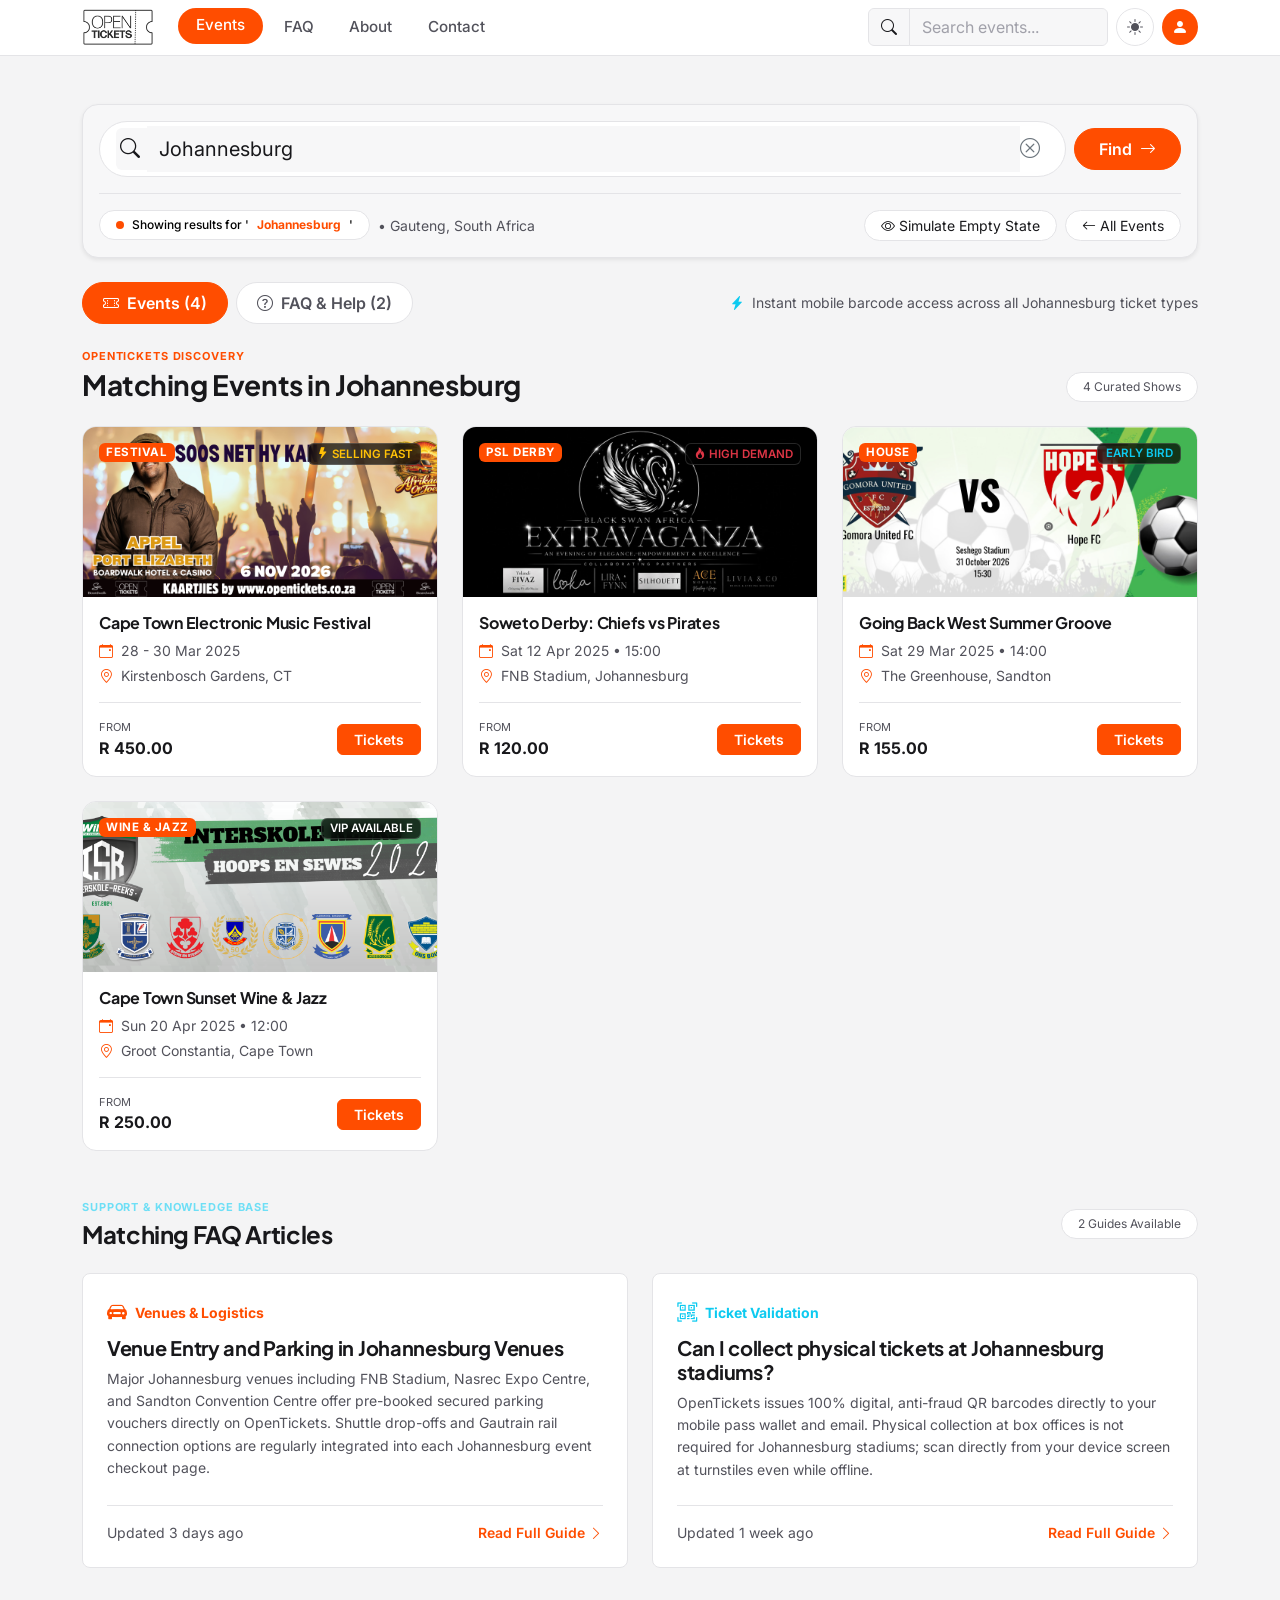
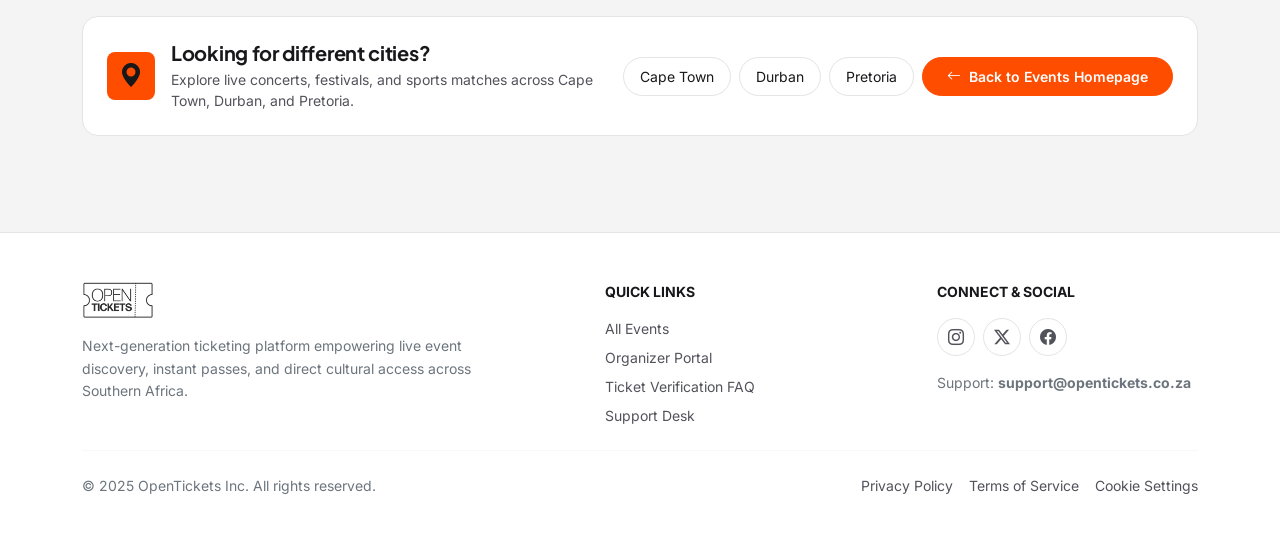
<file: search-results.html>
<!DOCTYPE html>
<html data-bs-theme="dark" lang="en">
<head>
<meta charset="utf-8"/>
<script>
  (function () {
    try {
      var saved = localStorage.getItem('ot-theme');
      if (saved === 'light' || saved === 'dark') {
        document.documentElement.setAttribute('data-bs-theme', saved);
      } else if (window.matchMedia && window.matchMedia('(prefers-color-scheme: light)').matches) {
        document.documentElement.setAttribute('data-bs-theme', 'light');
      }
    } catch (e) {}
  })();
</script>
<meta content="width=device-width, initial-scale=1.0" name="viewport"/>
<title>OpenTickets - Search Results</title>
<link href="https://cdn.jsdelivr.net/npm/bootstrap@5.3.3/dist/css/bootstrap.min.css" rel="stylesheet"/>
<link href="https://cdn.jsdelivr.net/npm/bootstrap-icons@1.11.3/font/bootstrap-icons.min.css" rel="stylesheet"/>
<link href="https://fonts.googleapis.com/css2?family=Plus+Jakarta+Sans:wght@400;500;600;700;800&family=Inter:wght@400;500;600;700&display=swap" rel="stylesheet"/>
<link href="css/main.css" rel="stylesheet"/>
</head>
<body class="bg-main">
<!-- NAVBAR -->
<header class="navbar navbar-expand-lg navbar-glass sticky-top py-2">
<div class="container-xl">
<a aria-label="OpenTickets Home" class="navbar-brand p-0 d-flex align-items-center me-4" href="index.html">
<img alt="OpenTickets Logo" class="logo-img" src="./img/logo-icon.png"/>
</a>
<button aria-controls="navMain" aria-expanded="false" aria-label="Toggle navigation" class="navbar-toggler border-0 text-white" data-bs-target="#navMain" data-bs-toggle="collapse" type="button">
<i class="bi bi-list fs-2"></i>
</button>
<div class="collapse navbar-collapse" id="navMain">
<ul class="navbar-nav me-auto mb-2 mb-lg-0 gap-lg-2">
<li class="nav-item"><a aria-current="page" class="nav-link-ot active" href="index.html">Events</a></li>
<li class="nav-item"><a class="nav-link-ot" href="faq.html">FAQ</a></li>
<li class="nav-item"><a class="nav-link-ot" href="#">About</a></li>
<li class="nav-item"><a class="nav-link-ot" href="#">Contact</a></li>
</ul>
<div class="d-flex align-items-center gap-2">
<div class="input-group d-none d-md-flex nav-search-input-group">
<span class="input-group-text bg-elevated border-custom text-secondary"><i class="bi bi-search"></i></span>
<input aria-label="Search" class="form-control bg-elevated border-custom text-white small" placeholder="Search events..." type="text"/>
</div>
<button aria-label="Toggle Theme" class="icon-btn" id="themeToggleBtn" onclick="toggleTheme()" type="button">
<i class="bi bi-moon-stars"></i>
</button>
<div class="nav-avatar"><i class="bi bi-person-fill"></i></div>
</div>
</div>
</div>
</header>

<main class="py-4 py-lg-5">
<div class="container">
<!-- Search Banner -->
<div class="card bg-elevated border-dark-custom rounded-4 p-3 mb-4 shadow-sm">
<div class="row g-2 align-items-center">
<div class="col-12 col-md">
<div class="input-group bg-surface rounded-pill px-3 py-1 border border-dark-custom align-items-center">
<span class="input-group-text bg-transparent border-0 text-orange ps-1 pe-2"><i class="bi bi-search fs-5"></i></span>
<input class="form-control bg-transparent border-0 text-white search-input-field shadow-none fs-5 py-2" id="searchInput" placeholder="Search artists, venues, sports or cities..." type="text" value="Johannesburg"/>
<button class="btn btn-link text-secondary p-0 text-decoration-none me-2" id="clearSearchBtn" title="Clear search" type="button"><i class="bi bi-x-circle fs-5"></i></button>
</div>
</div>
<div class="col-12 col-md-auto text-end">
<button class="btn btn-brand rounded-pill px-4 py-2 d-inline-flex align-items-center justify-content-center gap-2 w-100 w-md-auto" id="submitSearchBtn" type="button">
<span>Find</span><i class="bi bi-arrow-right"></i>
</button>
</div>
</div>
<div class="d-flex flex-wrap align-items-center justify-content-between gap-3 mt-3 pt-3 border-top border-dark-custom">
<div class="d-flex align-items-center gap-2 flex-wrap">
<span class="badge rounded-pill bg-surface border border-dark-custom px-3 py-2 text-white fw-medium d-inline-flex align-items-center gap-2">
<span class="rounded-circle" style="width: 8px; height: 8px; background-color: var(--ot-primary); display: inline-block;"></span>
Showing results for '<span class="text-orange fw-bold" id="activeQueryLabel">Johannesburg</span>'
</span>
<small class="text-muted-custom">• Gauteng, South Africa</small>
</div>
<div class="d-flex align-items-center gap-2">
<button class="btn btn-sm btn-dark-subtle-custom rounded-pill px-3 py-1 d-inline-flex align-items-center gap-1" id="toggleEmptyStateBtn" type="button"><i class="bi bi-eye"></i><span>Simulate Empty State</span></button>
<a class="btn btn-sm btn-dark-subtle-custom rounded-pill px-3 py-1 d-inline-flex align-items-center gap-1 text-decoration-none" href="index.html"><i class="bi bi-arrow-left"></i><span>All Events</span></a>
</div>
</div>
</div>

<!-- Tab Switches -->
<div class="d-flex flex-wrap align-items-center justify-content-between gap-3 mb-4" id="resultsTabContainer">
<div class="d-flex align-items-center gap-2" role="tablist">
<button class="tab-pill active" id="tabEventsBtn" onclick="switchTab('events')" type="button"><i class="bi bi-ticket-perforated"></i><span>Events (4)</span></button>
<button class="tab-pill" id="tabFaqBtn" onclick="switchTab('faq')" type="button"><i class="bi bi-question-circle"></i><span>FAQ &amp; Help (2)</span></button>
</div>
<div class="d-flex align-items-center gap-2 text-muted-custom small">
<i class="bi bi-lightning-charge-fill text-info"></i>
<span>Instant mobile barcode access across all Johannesburg ticket types</span>
</div>
</div>

<!-- Results Content -->
<div id="resultsContentView">
<section class="mb-5" id="eventsSection">
<div class="d-flex justify-content-between align-items-end mb-4">
<div>
<div class="badge-label-top mb-1">OPENTICKETS DISCOVERY</div>
<h2 class="h3 fw-bold text-white mb-0">Matching Events in Johannesburg</h2>
</div>
<span class="badge bg-surface border border-dark-custom text-muted-custom px-3 py-2 rounded-pill fw-normal">4 Curated Shows</span>
</div>
<div class="row row-cols-1 row-cols-md-2 row-cols-lg-4 g-4">
<div class="col-12 col-sm-6 col-lg-4">
<div class="event-card h-100 d-flex flex-column">
<div class="event-card-img-wrap">
<img alt="Cape Town Electronic Music Festival" class="event-card-img" src="./img/AOT-OPEN-TICKETS-BANNER-(1210-x-450-px).png"/>
<span class="badge badge-primary-pill position-absolute top-0 start-0 m-3">FESTIVAL</span>
<span class="badge badge-glass-pill position-absolute top-0 end-0 m-3 text-warning"><i class="bi bi-lightning-fill"></i> SELLING FAST</span>
</div>
<div class="p-3 d-flex flex-column flex-grow-1 justify-content-between">
<div>
<h6 class="fw-bold text-white mb-2 text-truncate" title="Cape Town Electronic Music Festival 2025">Cape Town Electronic Music Festival</h6>
<div class="small text-ot-muted mb-2">
<div class="mb-1"><i class="bi bi-calendar-event text-ot-primary me-1"></i> 28 - 30 Mar 2025</div>
<div class="text-truncate"><i class="bi bi-geo-alt text-ot-primary me-1"></i> Kirstenbosch Gardens, CT</div>
</div>
</div>
<div class="pt-3 border-top border-ot d-flex align-items-center justify-content-between mt-2">
<div><div class="text-ot-muted" style="font-size: 11px;">FROM</div><div class="fw-bold text-white">R 450.00</div></div>
<button class="btn btn-sm btn-ot-primary rounded-2 px-3 py-1">Tickets</button>
</div>
</div>
</div>
</div>
<!-- Card 2 -->
<div class="col-12 col-sm-6 col-lg-4">
<div class="event-card h-100 d-flex flex-column">
<div class="event-card-img-wrap">
<img alt="Soweto Derby" class="event-card-img" src="./img/Black-Swan-Banner-1210-x-450.png"/>
<span class="badge badge-primary-pill position-absolute top-0 start-0 m-3">PSL DERBY</span>
<span class="badge badge-glass-pill position-absolute top-0 end-0 m-3 text-danger"><i class="bi bi-fire"></i> HIGH DEMAND</span>
</div>
<div class="p-3 d-flex flex-column flex-grow-1 justify-content-between">
<div>
<h6 class="fw-bold text-white mb-2 text-truncate" title="Soweto Derby: Kaizer Chiefs vs Orlando Pirates">Soweto Derby: Chiefs vs Pirates</h6>
<div class="small text-ot-muted mb-2">
<div class="mb-1"><i class="bi bi-calendar-event text-ot-primary me-1"></i> Sat 12 Apr 2025 • 15:00</div>
<div class="text-truncate"><i class="bi bi-geo-alt text-ot-primary me-1"></i> FNB Stadium, Johannesburg</div>
</div>
</div>
<div class="pt-3 border-top border-ot d-flex align-items-center justify-content-between mt-2">
<div><div class="text-ot-muted" style="font-size: 11px;">FROM</div><div class="fw-bold text-white">R 120.00</div></div>
<button class="btn btn-sm btn-ot-primary rounded-2 px-3 py-1">Tickets</button>
</div>
</div>
</div>
</div>
<!-- Card 3 -->
<div class="col-12 col-sm-6 col-lg-4">
<div class="event-card h-100 d-flex flex-column">
<div class="event-card-img-wrap">
<img alt="Going Back West Summer Groove" class="event-card-img" src="./img/Gomora-United-Banner--(2).png"/>
<span class="badge badge-primary-pill position-absolute top-0 start-0 m-3">HOUSE</span>
<span class="badge badge-glass-pill position-absolute top-0 end-0 m-3 text-info">EARLY BIRD</span>
</div>
<div class="p-3 d-flex flex-column flex-grow-1 justify-content-between">
<div>
<h6 class="fw-bold text-white mb-2 text-truncate" title="Going Back West Summer Groove">Going Back West Summer Groove</h6>
<div class="small text-ot-muted mb-2">
<div class="mb-1"><i class="bi bi-calendar-event text-ot-primary me-1"></i> Sat 29 Mar 2025 • 14:00</div>
<div class="text-truncate"><i class="bi bi-geo-alt text-ot-primary me-1"></i> The Greenhouse, Sandton</div>
</div>
</div>
<div class="pt-3 border-top border-ot d-flex align-items-center justify-content-between mt-2">
<div><div class="text-ot-muted" style="font-size: 11px;">FROM</div><div class="fw-bold text-white">R 155.00</div></div>
<button class="btn btn-sm btn-ot-primary rounded-2 px-3 py-1">Tickets</button>
</div>
</div>
</div>
</div>
<!-- Card 4 -->
<div class="col-12 col-sm-6 col-lg-4">
<div class="event-card h-100 d-flex flex-column">
<div class="event-card-img-wrap">
<img alt="Sunset Wine &amp; Jazz" class="event-card-img" src="./img/ISR-2026-TICKET-BANNER-Landloop-1370-x-550.png"/>
<span class="badge badge-primary-pill position-absolute top-0 start-0 m-3">WINE &amp; JAZZ</span>
<span class="badge badge-glass-pill position-absolute top-0 end-0 m-3">VIP AVAILABLE</span>
</div>
<div class="p-3 d-flex flex-column flex-grow-1 justify-content-between">
<div>
<h6 class="fw-bold text-white mb-2 text-truncate" title="Cape Town Sunset Wine &amp; Jazz">Cape Town Sunset Wine &amp; Jazz</h6>
<div class="small text-ot-muted mb-2">
<div class="mb-1"><i class="bi bi-calendar-event text-ot-primary me-1"></i> Sun 20 Apr 2025 • 12:00</div>
<div class="text-truncate"><i class="bi bi-geo-alt text-ot-primary me-1"></i> Groot Constantia, Cape Town</div>
</div>
</div>
<div class="pt-3 border-top border-ot d-flex align-items-center justify-content-between mt-2">
<div><div class="text-ot-muted" style="font-size: 11px;">FROM</div><div class="fw-bold text-white">R 250.00</div></div>
<button class="btn btn-sm btn-ot-primary rounded-2 px-3 py-1">Tickets</button>
</div>
</div>
</div>
</div>
</div>
</section>

<section class="mb-5" id="faqSection">
<div class="d-flex justify-content-between align-items-center mb-4">
<div>
<div class="badge-label-top mb-1" style="color: #6edff6;">SUPPORT &amp; KNOWLEDGE BASE</div>
<h2 class="h4 fw-bold text-white mb-0">Matching FAQ Articles</h2>
</div>
<span class="badge bg-surface border border-dark-custom text-muted-custom px-3 py-2 rounded-pill fw-normal">2 Guides Available</span>
</div>
<div class="row g-4">
<div class="col-12 col-md-6">
<div class="card bg-surface border-dark-custom rounded-3 h-100 p-4">
<div class="d-flex align-items-center gap-2 text-orange small fw-bold mb-2"><i class="bi bi-car-front-fill fs-5"></i><span>Venues &amp; Logistics</span></div>
<h4 class="h5 fw-bold text-white mb-2">Venue Entry and Parking in Johannesburg Venues</h4>
<p class="text-muted-custom mb-4 small" style="line-height: 1.6;">
Major Johannesburg venues including FNB Stadium, Nasrec Expo Centre, and Sandton Convention Centre offer pre-booked secured parking vouchers directly on OpenTickets. Shuttle drop-offs and Gautrain rail connection options are regularly integrated into each Johannesburg event checkout page.
</p>
<div class="d-flex align-items-center justify-content-between mt-auto pt-3 border-top border-dark-custom">
<small class="text-muted-custom">Updated 3 days ago</small>
<a class="text-orange fw-semibold text-decoration-none d-inline-flex align-items-center gap-1 small" href="faq.html"><span>Read Full Guide</span><i class="bi bi-chevron-right"></i></a>
</div>
</div>
</div>
<div class="col-12 col-md-6">
<div class="card bg-surface border-dark-custom rounded-3 h-100 p-4">
<div class="d-flex align-items-center gap-2 text-info small fw-bold mb-2"><i class="bi bi-qr-code-scan fs-5"></i><span>Ticket Validation</span></div>
<h4 class="h5 fw-bold text-white mb-2">Can I collect physical tickets at Johannesburg stadiums?</h4>
<p class="text-muted-custom mb-4 small" style="line-height: 1.6;">
OpenTickets issues 100% digital, anti-fraud QR barcodes directly to your mobile pass wallet and email. Physical collection at box offices is not required for Johannesburg stadiums; scan directly from your device screen at turnstiles even while offline.
</p>
<div class="d-flex align-items-center justify-content-between mt-auto pt-3 border-top border-dark-custom">
<small class="text-muted-custom">Updated 1 week ago</small>
<a class="text-orange fw-semibold text-decoration-none d-inline-flex align-items-center gap-1 small" href="faq.html"><span>Read Full Guide</span><i class="bi bi-chevron-right"></i></a>
</div>
</div>
</div>
</div>
</section>
</div>

<!-- Empty State -->
<div class="card bg-surface border-dark-custom rounded-4 p-5 text-center my-4 d-none" id="emptyStateView">
<div class="mx-auto rounded-circle bg-elevated d-flex align-items-center justify-content-center text-orange mb-3" style="width: 64px; height: 64px;"><i class="bi bi-search fs-2"></i></div>
<span class="text-orange text-uppercase fw-bold small d-block mb-1">No Matching Passes</span>
<h3 class="text-white fw-bold mb-2">No results found for '<span class="text-orange" id="emptyQueryTerm">xyz</span>'</h3>
<p class="text-muted-custom mx-auto mb-4" style="max-width: 520px;">
We couldn't locate active events, tours, or support answers matching this search term. Try checking for typos, exploring broader keywords, or checking featured events across South Africa.
</p>
<div class="d-flex flex-wrap align-items-center justify-content-center gap-2">
<button class="btn btn-dark-subtle-custom rounded-pill px-4 py-2" id="resetToJhBtn" type="button">Reset Search to "Johannesburg"</button>
<a class="btn btn-brand rounded-pill px-4 py-2 d-inline-flex align-items-center gap-2 fw-semibold text-decoration-none" href="index.html"><span>Browse All Upcoming Events</span><i class="bi bi-compass"></i></a>
</div>
</div>

<!-- Cities Banner -->
<div class="card bg-surface border-dark-custom rounded-4 p-4 mt-5">
<div class="row align-items-center g-3">
<div class="col-12 col-md d-flex align-items-center gap-3">
<div class="rounded-3 bg-brand text-white d-flex align-items-center justify-content-center flex-shrink-0" style="width: 48px; height: 48px;"><i class="bi bi-geo-alt-fill fs-4"></i></div>
<div>
<h5 class="text-white fw-bold mb-1">Looking for different cities?</h5>
<p class="text-muted-custom small mb-0">Explore live concerts, festivals, and sports matches across Cape Town, Durban, and Pretoria.</p>
</div>
</div>
<div class="col-12 col-md-auto d-flex flex-wrap align-items-center gap-2">
<a class="btn btn-sm btn-dark-subtle-custom rounded-pill px-3 py-2 text-decoration-none" href="#">Cape Town</a>
<a class="btn btn-sm btn-dark-subtle-custom rounded-pill px-3 py-2 text-decoration-none" href="#">Durban</a>
<a class="btn btn-sm btn-dark-subtle-custom rounded-pill px-3 py-2 text-decoration-none" href="#">Pretoria</a>
<a class="btn btn-sm btn-brand rounded-pill px-4 py-2 d-inline-flex align-items-center gap-2 text-decoration-none" href="index.html"><i class="bi bi-arrow-left"></i><span>Back to Events Homepage</span></a>
</div>
</div>
</div>
</div>
</main>

<!-- FOOTER -->
<footer class="border-top py-5 mt-5 border-custom">
<div class="container-xl">
<div class="row g-4 justify-content-between align-items-start">
<div class="col-lg-5">
<div class="mb-3">
<img alt="OpenTickets Logo" class="logo-img" src="./img/logo-icon.png"/>
</div>
<p class="text-secondary small mb-0" style="max-width: 400px; line-height: 1.6;">
Next-generation ticketing platform empowering live event discovery, instant passes, and direct cultural access across Southern Africa.
</p>
</div>
<div class="col-6 col-lg-3">
<div class="text-uppercase fw-bold text-white small mb-3">Quick Links</div>
<ul class="list-unstyled d-flex flex-column gap-2 small text-secondary mb-0">
<li><a class="footer-link" href="index.html">All Events</a></li>
<li><a class="footer-link" href="#">Organizer Portal</a></li>
<li><a class="footer-link" href="faq.html">Ticket Verification FAQ</a></li>
<li><a class="footer-link" href="#">Support Desk</a></li>
</ul>
</div>
<div class="col-6 col-lg-3">
<div class="text-uppercase fw-bold text-white small mb-3">Connect &amp; Social</div>
<div class="d-flex align-items-center gap-2 mb-3">
<a aria-label="Instagram" class="icon-btn" href="#"><i class="bi bi-instagram"></i></a>
<a aria-label="Twitter" class="icon-btn" href="#"><i class="bi bi-twitter-x"></i></a>
<a aria-label="Facebook" class="icon-btn" href="#"><i class="bi bi-facebook"></i></a>
</div>
<div class="small text-secondary">Support: <strong>support@opentickets.co.za</strong></div>
</div>
</div>
<hr class="my-4" style="border-color: var(--ot-border);"/>
<div class="d-flex flex-column flex-md-row align-items-center justify-content-between gap-3 small text-secondary">
<div>© 2025 OpenTickets Inc. All rights reserved.</div>
<div class="d-flex align-items-center gap-3">
<a class="footer-link" href="#">Privacy Policy</a>
<a class="footer-link" href="#">Terms of Service</a>
<a class="footer-link" href="#">Cookie Settings</a>
</div>
</div>
</div>
</footer>

<script src="https://cdn.jsdelivr.net/npm/bootstrap@5.3.3/dist/js/bootstrap.bundle.min.js"></script>
<script src="js/main.js"></script>
</body>
</html>
</file>
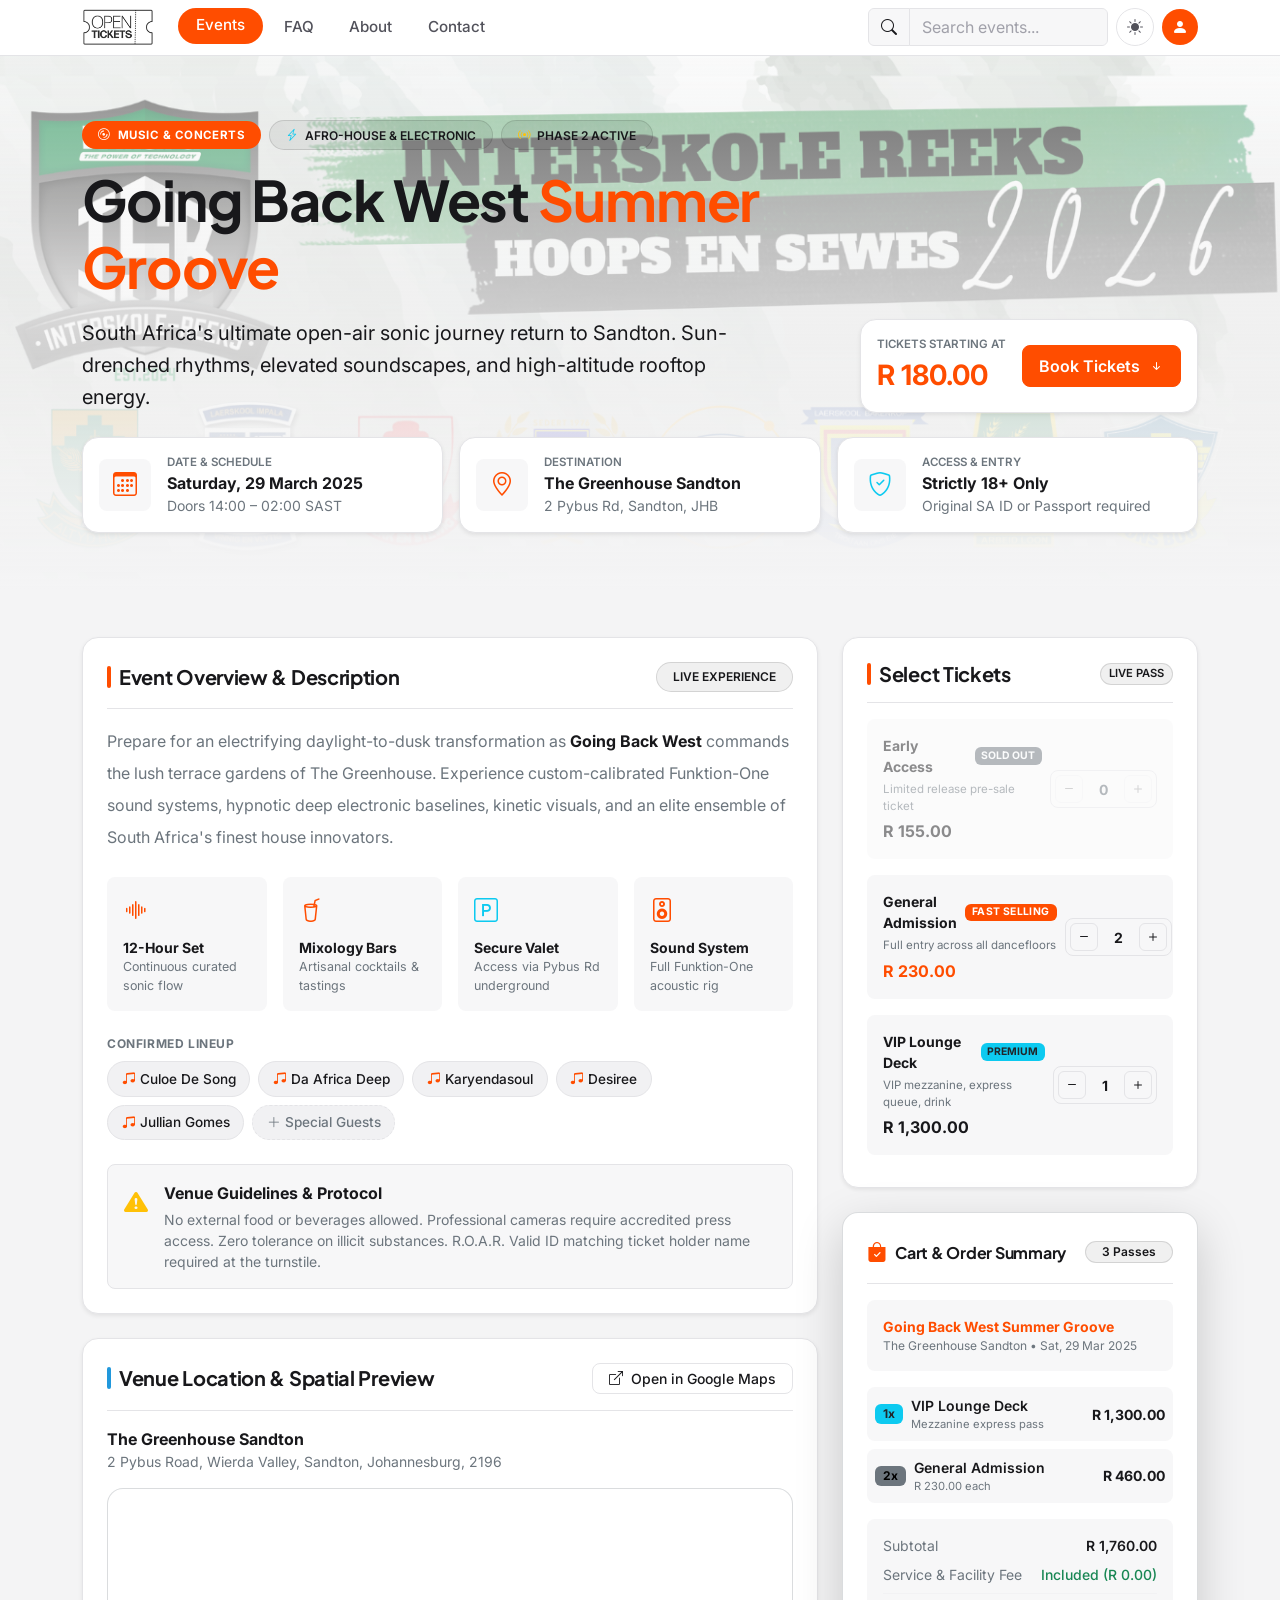
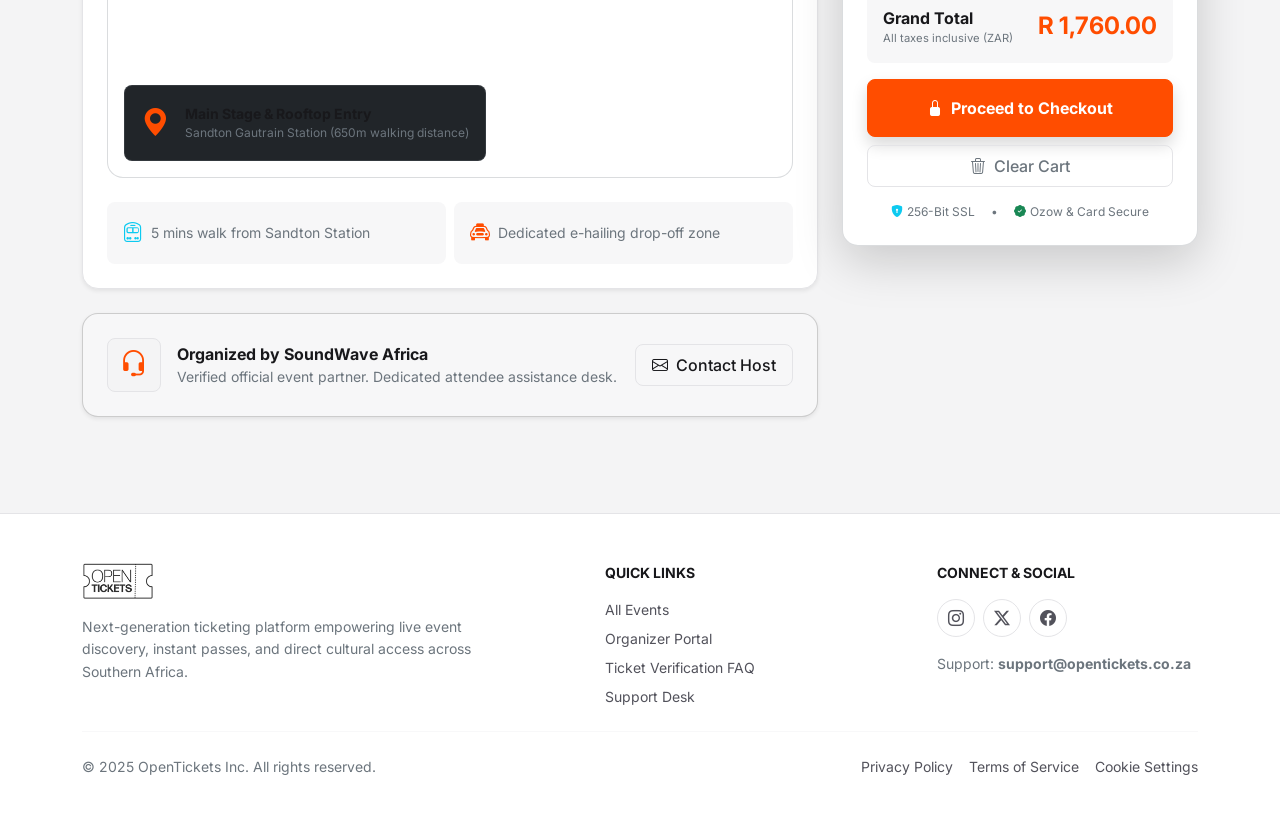
<file: single-event.html>
<!DOCTYPE html>
<html data-bs-theme="dark" lang="en">
<head>
<meta charset="utf-8"/>
<script>
  (function () {
    try {
      var saved = localStorage.getItem('ot-theme');
      if (saved === 'light' || saved === 'dark') {
        document.documentElement.setAttribute('data-bs-theme', saved);
      } else if (window.matchMedia && window.matchMedia('(prefers-color-scheme: light)').matches) {
        document.documentElement.setAttribute('data-bs-theme', 'light');
      }
    } catch (e) {}
  })();
</script>
<meta content="width=device-width, initial-scale=1.0" name="viewport"/>
<title>Going Back West Summer Groove | OpenTickets</title>
<link href="https://cdn.jsdelivr.net/npm/bootstrap@5.3.3/dist/css/bootstrap.min.css" rel="stylesheet"/>
<link href="https://cdn.jsdelivr.net/npm/bootstrap-icons@1.11.3/font/bootstrap-icons.min.css" rel="stylesheet"/>
<link href="https://fonts.googleapis.com/css2?family=Plus+Jakarta+Sans:wght@400;500;600;700;800&family=Inter:wght@400;500;600;700&display=swap" rel="stylesheet"/>
<link href="css/main.css" rel="stylesheet"/>
</head>
<body class="bg-main">
<!-- HEADER -->
<header class="navbar navbar-expand-lg navbar-glass sticky-top py-2">
<div class="container-xl">
<a aria-label="OpenTickets Home" class="navbar-brand p-0 d-flex align-items-center me-4" href="index.html">
<img alt="OpenTickets Logo" class="logo-img" src="./img/logo-icon.png"/>
</a>
<button aria-controls="navMain" aria-expanded="false" aria-label="Toggle navigation" class="navbar-toggler border-0 text-white" data-bs-target="#navMain" data-bs-toggle="collapse" type="button">
<i class="bi bi-list fs-2"></i>
</button>
<div class="collapse navbar-collapse" id="navMain">
<ul class="navbar-nav me-auto mb-2 mb-lg-0 gap-lg-2">
<li class="nav-item"><a aria-current="page" class="nav-link-ot active" href="index.html">Events</a></li>
<li class="nav-item"><a class="nav-link-ot" href="faq.html">FAQ</a></li>
<li class="nav-item"><a class="nav-link-ot" href="#">About</a></li>
<li class="nav-item"><a class="nav-link-ot" href="#">Contact</a></li>
</ul>
<div class="d-flex align-items-center gap-2">
<div class="input-group d-none d-md-flex nav-search-input-group">
<span class="input-group-text bg-elevated border-custom text-secondary"><i class="bi bi-search"></i></span>
<input aria-label="Search events" class="form-control bg-elevated border-custom text-white small" placeholder="Search events..." type="text"/>
</div>
<button aria-label="Toggle Theme" class="icon-btn" id="themeToggleBtn" onclick="toggleTheme()" type="button">
<i class="bi bi-moon-stars"></i>
</button>
<div class="nav-avatar"><i class="bi bi-person-fill"></i></div>
</div>
</div>
</div>
</header>

<!-- HERO -->
<section class="hero-event pt-5 pb-5">
<div class="container-xl pt-3 pb-2">
<div class="d-flex flex-wrap align-items-center gap-2 mb-3">
<span class="badge badge-orange-pill py-2 px-3 rounded-pill text-uppercase"><i class="bi bi-disc me-1"></i> Music &amp; Concerts</span>
<span class="badge badge-subtle py-2 px-3 rounded-pill text-uppercase"><i class="bi bi-lightning-charge text-info me-1"></i> Afro-House &amp; Electronic</span>
<span class="badge badge-subtle py-2 px-3 rounded-pill text-uppercase"><i class="bi bi-broadcast text-warning me-1"></i> Phase 2 Active</span>
</div>
<div class="row align-items-end justify-content-between g-4 mb-4">
<div class="col-lg-8">
<h1 class="display-4 fw-bold text-white mb-3" style="letter-spacing: -0.02em;">
Going Back West <span class="text-orange">Summer Groove</span>
</h1>
<p class="fs-5 text-white mb-0" style="max-width: 680px; line-height: 1.6;">
South Africa's ultimate open-air sonic journey return to Sandton. Sun-drenched rhythms, elevated soundscapes, and high-altitude rooftop energy.
</p>
</div>
<div class="col-lg-4 text-lg-end">
<div class="card bg-card-dark rounded-4 p-3 d-inline-block text-start shadow-sm quick-price-card">
<div class="d-flex align-items-center justify-content-between gap-3">
<div>
<div class="small text-secondary text-uppercase fw-semibold" style="font-size: 0.72rem;">Tickets Starting At</div>
<div class="fs-3 fw-bold text-orange">R 180.00</div>
</div>
<a class="btn btn-brand px-3 py-2 rounded-3 text-nowrap" href="#booking-section">Book Tickets <i class="bi bi-arrow-down-short ms-1"></i></a>
</div>
</div>
</div>
</div>
<div class="row g-3">
<div class="col-md-4">
<div class="card bg-card-dark rounded-4 p-3 h-100 shadow-sm">
<div class="d-flex align-items-center gap-3">
<div class="bg-elevated text-orange fs-4 icon-box-52"><i class="bi bi-calendar3"></i></div>
<div>
<div class="small text-uppercase text-secondary fw-semibold" style="font-size: 0.72rem;">Date &amp; Schedule</div>
<div class="fw-bold text-white fs-6">Saturday, 29 March 2025</div>
<div class="small text-secondary">Doors 14:00 – 02:00 SAST</div>
</div>
</div>
</div>
</div>
<div class="col-md-4">
<div class="card bg-card-dark rounded-4 p-3 h-100 shadow-sm">
<div class="d-flex align-items-center gap-3">
<div class="bg-elevated text-orange fs-4 icon-box-52"><i class="bi bi-geo-alt"></i></div>
<div>
<div class="small text-uppercase text-secondary fw-semibold" style="font-size: 0.72rem;">Destination</div>
<div class="fw-bold text-white fs-6">The Greenhouse Sandton</div>
<div class="small text-secondary text-truncate" style="max-width: 220px;">2 Pybus Rd, Sandton, JHB</div>
</div>
</div>
</div>
</div>
<div class="col-md-4">
<div class="card bg-card-dark rounded-4 p-3 h-100 shadow-sm">
<div class="d-flex align-items-center gap-3">
<div class="bg-elevated text-info fs-4 icon-box-52"><i class="bi bi-shield-check"></i></div>
<div>
<div class="small text-uppercase text-secondary fw-semibold" style="font-size: 0.72rem;">Access &amp; Entry</div>
<div class="fw-bold text-white fs-6">Strictly 18+ Only</div>
<div class="small text-secondary">Original SA ID or Passport required</div>
</div>
</div>
</div>
</div>
</div>
</div>
</section>

<!-- MAIN -->
<main class="container-xl py-5" id="booking-section">
<div class="row g-4 align-items-start">
<!-- LEFT -->
<div class="col-lg-8 d-flex flex-column gap-4">
<div class="card bg-card-dark rounded-4 p-4 shadow-sm" id="overview">
<div class="d-flex align-items-center justify-content-between mb-3 border-bottom pb-3 border-custom">
<div class="d-flex align-items-center gap-2">
<div class="section-marker"></div>
<h2 class="h5 fw-bold text-white mb-0">Event Overview &amp; Description</h2>
</div>
<span class="badge badge-subtle rounded-pill px-3 py-2 text-uppercase">Live Experience</span>
</div>
<p class="text-secondary lh-lg mb-4">
Prepare for an electrifying daylight-to-dusk transformation as <strong class="text-white">Going Back West</strong> commands the lush terrace gardens of The Greenhouse. Experience custom-calibrated Funktion-One sound systems, hypnotic deep electronic baselines, kinetic visuals, and an elite ensemble of South Africa's finest house innovators.
</p>
<div class="row g-3 mb-4">
<div class="col-sm-6 col-md-3">
<div class="card bg-elevated p-3 rounded-3 h-100 border-0">
<i class="bi bi-soundwave text-orange fs-4 mb-2"></i>
<div class="fw-bold text-white small">12-Hour Set</div>
<div class="text-secondary" style="font-size: 0.78rem;">Continuous curated sonic flow</div>
</div>
</div>
<div class="col-sm-6 col-md-3">
<div class="card bg-elevated p-3 rounded-3 h-100 border-0">
<i class="bi bi-cup-straw text-orange fs-4 mb-2"></i>
<div class="fw-bold text-white small">Mixology Bars</div>
<div class="text-secondary" style="font-size: 0.78rem;">Artisanal cocktails &amp; tastings</div>
</div>
</div>
<div class="col-sm-6 col-md-3">
<div class="card bg-elevated p-3 rounded-3 h-100 border-0">
<i class="bi bi-p-square text-info fs-4 mb-2"></i>
<div class="fw-bold text-white small">Secure Valet</div>
<div class="text-secondary" style="font-size: 0.78rem;">Access via Pybus Rd underground</div>
</div>
</div>
<div class="col-sm-6 col-md-3">
<div class="card bg-elevated p-3 rounded-3 h-100 border-0">
<i class="bi bi-speaker text-orange fs-4 mb-2"></i>
<div class="fw-bold text-white small">Sound System</div>
<div class="text-secondary" style="font-size: 0.78rem;">Full Funktion-One acoustic rig</div>
</div>
</div>
</div>
<div class="mb-4">
<div class="small text-uppercase text-secondary fw-bold mb-2" style="font-size: 0.75rem; letter-spacing: 0.05em;">Confirmed Lineup</div>
<div class="d-flex flex-wrap gap-2">
<span class="artist-pill"><i class="bi bi-music-note-beamed me-1 text-orange"></i> Culoe De Song</span>
<span class="artist-pill"><i class="bi bi-music-note-beamed me-1 text-orange"></i> Da Africa Deep</span>
<span class="artist-pill"><i class="bi bi-music-note-beamed me-1 text-orange"></i> Karyendasoul</span>
<span class="artist-pill"><i class="bi bi-music-note-beamed me-1 text-orange"></i> Desiree</span>
<span class="artist-pill"><i class="bi bi-music-note-beamed me-1 text-orange"></i> Jullian Gomes</span>
<span class="artist-pill border-dashed text-secondary"><i class="bi bi-plus-lg me-1"></i> Special Guests</span>
</div>
</div>
<div class="alert bg-elevated border-custom rounded-3 d-flex align-items-start gap-3 mb-0 py-3 text-secondary">
<i class="bi bi-exclamation-triangle-fill text-warning fs-4 flex-shrink-0 mt-1"></i>
<div>
<div class="fw-bold text-white mb-1">Venue Guidelines &amp; Protocol</div>
<div class="small" style="line-height: 1.5;">
No external food or beverages allowed. Professional cameras require accredited press access. Zero tolerance on illicit substances. R.O.A.R. Valid ID matching ticket holder name required at the turnstile.
</div>
</div>
</div>
</div>

<div class="card bg-card-dark rounded-4 p-4 shadow-sm">
<div class="d-flex flex-wrap align-items-center justify-content-between gap-3 mb-3 border-bottom pb-3 border-custom">
<div class="d-flex align-items-center gap-2">
<div class="section-marker-info"></div>
<h2 class="h5 fw-bold text-white mb-0">Venue Location &amp; Spatial Preview</h2>
</div>
<a class="btn btn-sm btn-outline-custom rounded-3 px-3 py-1" href="https://maps.google.com/?q=The+Greenhouse+Sandton+Johannesburg" rel="noopener noreferrer" target="_blank"><i class="bi bi-box-arrow-up-right me-1"></i> Open in Google Maps</a>
</div>
<div class="mb-3">
<div class="fw-bold text-white fs-6">The Greenhouse Sandton</div>
<div class="text-secondary small">2 Pybus Road, Wierda Valley, Sandton, Johannesburg, 2196</div>
</div>
<div class="position-relative rounded-4 overflow-hidden border border-secondary border-opacity-25 venue-map-preview">
<div class="position-absolute bottom-0 start-0 m-3 p-3 bg-dark bg-opacity-90 rounded-3 border border-secondary border-opacity-25 d-flex align-items-center gap-3">
<div class="text-orange fs-3"><i class="bi bi-geo-alt-fill"></i></div>
<div>
<div class="fw-bold text-white small">Main Stage &amp; Rooftop Entry</div>
<div class="text-secondary" style="font-size: 0.75rem;">Sandton Gautrain Station (650m walking distance)</div>
</div>
</div>
</div>
<div class="row g-2 mt-3">
<div class="col-sm-6"><div class="p-3 rounded-3 bg-elevated d-flex align-items-center gap-2 small text-secondary"><i class="bi bi-train-front text-info fs-5"></i><span>5 mins walk from Sandton Station</span></div></div>
<div class="col-sm-6"><div class="p-3 rounded-3 bg-elevated d-flex align-items-center gap-2 small text-secondary"><i class="bi bi-taxi-front text-orange fs-5"></i><span>Dedicated e-hailing drop-off zone</span></div></div>
</div>
</div>

<div class="card bg-elevated rounded-4 p-4 d-flex flex-sm-row align-items-sm-center justify-content-between gap-3 shadow-sm" id="contact">
<div class="d-flex align-items-center gap-3">
<div class="bg-main text-orange fs-3 icon-box-54"><i class="bi bi-headset"></i></div>
<div>
<div class="fw-bold text-white">Organized by SoundWave Africa</div>
<div class="small text-secondary">Verified official event partner. Dedicated attendee assistance desk.</div>
</div>
</div>
<button class="btn btn-outline-custom rounded-3 px-3 py-2 text-nowrap" onclick="alert('Host inquiry contact desk: info@soundwaveafrica.co.za');" type="button"><i class="bi bi-envelope me-1"></i> Contact Host</button>
</div>
</div>

<!-- RIGHT (sticky) -->
<div class="col-lg-4">
<div class="sticky-booking-col d-flex flex-column gap-4">
<div class="card bg-card-dark rounded-4 p-4 shadow-sm">
<div class="d-flex align-items-center justify-content-between mb-3 border-bottom pb-3 border-custom">
<div class="d-flex align-items-center gap-2">
<div class="section-marker"></div>
<h2 class="h5 fw-bold text-white mb-0">Select Tickets</h2>
</div>
<span class="badge badge-subtle rounded-pill px-2 py-1 text-uppercase" style="font-size: 0.7rem;">Live Pass</span>
</div>
<div class="d-flex flex-column gap-3 mb-2">
<div class="p-3 rounded-3 bg-elevated opacity-50 d-flex justify-content-between align-items-center">
<div class="me-2">
<div class="d-flex align-items-center gap-2 mb-1">
<span class="fw-bold text-white small">Early Access</span>
<span class="badge bg-secondary text-light text-uppercase" style="font-size: 0.65rem;">Sold Out</span>
</div>
<div class="text-secondary" style="font-size: 0.72rem;">Limited release pre-sale ticket</div>
<div class="fw-bold text-white mt-1">R 155.00</div>
</div>
<div class="stepper-group"><button class="stepper-btn" disabled><i class="bi bi-dash"></i></button><span class="px-2 fw-bold text-secondary small">0</span><button class="stepper-btn" disabled><i class="bi bi-plus"></i></button></div>
</div>
<div class="p-3 rounded-3 bg-elevated d-flex justify-content-between align-items-center">
<div class="me-2">
<div class="d-flex align-items-center gap-2 mb-1">
<span class="fw-bold text-white small">General Admission</span>
<span class="badge badge-orange-pill text-uppercase" style="font-size: 0.65rem;">Fast Selling</span>
</div>
<div class="text-secondary" style="font-size: 0.72rem;">Full entry across all dancefloors</div>
<div class="fw-bold text-orange mt-1">R 230.00</div>
</div>
<div class="stepper-group">
<button aria-label="Decrease General Admission tickets" class="stepper-btn" onclick="updateQty('ga', -1)" type="button"><i class="bi bi-dash"></i></button>
<span class="px-2 fw-bold text-white small" id="tier-qty-ga">2</span>
<button aria-label="Increase General Admission tickets" class="stepper-btn" onclick="updateQty('ga', 1)" type="button"><i class="bi bi-plus"></i></button>
</div>
</div>
<div class="p-3 rounded-3 bg-elevated d-flex justify-content-between align-items-center">
<div class="me-2">
<div class="d-flex align-items-center gap-2 mb-1">
<span class="fw-bold text-white small">VIP Lounge Deck</span>
<span class="badge bg-info text-dark fw-bold text-uppercase" style="font-size: 0.65rem;">Premium</span>
</div>
<div class="text-secondary" style="font-size: 0.72rem;">VIP mezzanine, express queue, drink</div>
<div class="fw-bold text-white mt-1">R 1,300.00</div>
</div>
<div class="stepper-group">
<button aria-label="Decrease VIP tickets" class="stepper-btn" onclick="updateQty('vip', -1)" type="button"><i class="bi bi-dash"></i></button>
<span class="px-2 fw-bold text-white small" id="tier-qty-vip">1</span>
<button aria-label="Increase VIP tickets" class="stepper-btn" onclick="updateQty('vip', 1)" type="button"><i class="bi bi-plus"></i></button>
</div>
</div>
</div>
</div>

<div class="card bg-card-dark rounded-4 p-4 shadow-lg border border-secondary border-opacity-25">
<div class="d-flex align-items-center justify-content-between mb-3 border-bottom pb-3 border-custom">
<div class="d-flex align-items-center gap-2">
<i class="bi bi-bag-check-fill text-orange fs-5"></i>
<h3 class="h6 fw-bold text-white mb-0">Cart &amp; Order Summary</h3>
</div>
<span class="badge badge-subtle rounded-pill px-3 py-1" id="cart-badge-count">3 Passes</span>
</div>
<div class="p-3 rounded-3 bg-elevated mb-3">
<div class="fw-bold text-orange small">Going Back West Summer Groove</div>
<div class="text-secondary" style="font-size: 0.75rem;">The Greenhouse Sandton • Sat, 29 Mar 2025</div>
</div>
<div class="d-flex flex-column gap-2 mb-3" id="cart-items-container">
<div class="d-flex align-items-center justify-content-between p-2 rounded-3 bg-elevated">
<div class="d-flex align-items-center gap-2">
<span class="badge bg-info text-dark fw-bold">1x</span>
<div>
<div class="fw-semibold text-white small">VIP Lounge Deck</div>
<div class="text-secondary" style="font-size: 0.7rem;">Mezzanine express pass</div>
</div>
</div>
<span class="fw-bold text-white small">R 1,300.00</span>
</div>
<div class="d-flex align-items-center justify-content-between p-2 rounded-3 bg-elevated">
<div class="d-flex align-items-center gap-2">
<span class="badge bg-secondary text-white fw-bold">2x</span>
<div>
<div class="fw-semibold text-white small">General Admission</div>
<div class="text-secondary" style="font-size: 0.7rem;">R 230.00 each</div>
</div>
</div>
<span class="fw-bold text-white small">R 460.00</span>
</div>
</div>
<div class="p-3 rounded-3 bg-elevated mb-3">
<div class="d-flex justify-content-between text-secondary small mb-2"><span>Subtotal</span><span class="text-white fw-semibold" id="cart-subtotal">R 1,760.00</span></div>
<div class="d-flex justify-content-between text-secondary small mb-2"><span>Service &amp; Facility Fee</span><span class="text-success fw-medium">Included (R 0.00)</span></div>
<hr class="my-2" style="border-color: var(--ot-border);"/>
<div class="d-flex justify-content-between align-items-center pt-1">
<div>
<div class="fw-bold text-white">Grand Total</div>
<div class="text-secondary" style="font-size: 0.7rem;">All taxes inclusive (ZAR)</div>
</div>
<div class="fs-4 fw-bold text-orange" id="cart-grand-total">R 1,760.00</div>
</div>
</div>
<button class="btn btn-brand w-100 py-3 rounded-3 fw-bold fs-6 d-flex align-items-center justify-content-center gap-2 shadow" onclick="checkoutAction()" type="button">
<i class="bi bi-lock-fill"></i> Proceed to Checkout
</button>
<div class="d-flex gap-2 mt-2">
<button class="btn btn-outline-custom w-100 py-2 rounded-3 small text-secondary" onclick="clearCart()" type="button"><i class="bi bi-trash3 me-1"></i> Clear Cart</button>
</div>
<div class="d-flex align-items-center justify-content-center gap-3 mt-3 text-secondary" style="font-size: 0.75rem;">
<span class="d-flex align-items-center gap-1"><i class="bi bi-shield-lock-fill text-info"></i> 256-Bit SSL</span>
<span>•</span>
<span class="d-flex align-items-center gap-1"><i class="bi bi-patch-check-fill text-success"></i> Ozow &amp; Card Secure</span>
</div>
</div>
</div>
</div>
</div>
</main>

<!-- FOOTER -->
<footer class="border-top py-5 mt-5 border-custom">
<div class="container-xl">
<div class="row g-4 justify-content-between align-items-start">
<div class="col-lg-5">
<div class="mb-3">
<img alt="OpenTickets Logo" class="logo-img" src="./img/logo-icon.png"/>
</div>
<p class="text-secondary small mb-0" style="max-width: 400px; line-height: 1.6;">
Next-generation ticketing platform empowering live event discovery, instant passes, and direct cultural access across Southern Africa.
</p>
</div>
<div class="col-6 col-lg-3">
<div class="text-uppercase fw-bold text-white small mb-3">Quick Links</div>
<ul class="list-unstyled d-flex flex-column gap-2 small text-secondary mb-0">
<li><a class="footer-link" href="index.html">All Events</a></li>
<li><a class="footer-link" href="#">Organizer Portal</a></li>
<li><a class="footer-link" href="faq.html">Ticket Verification FAQ</a></li>
<li><a class="footer-link" href="#">Support Desk</a></li>
</ul>
</div>
<div class="col-6 col-lg-3">
<div class="text-uppercase fw-bold text-white small mb-3">Connect &amp; Social</div>
<div class="d-flex align-items-center gap-2 mb-3">
<a aria-label="Instagram" class="icon-btn" href="#"><i class="bi bi-instagram"></i></a>
<a aria-label="Twitter" class="icon-btn" href="#"><i class="bi bi-twitter-x"></i></a>
<a aria-label="Facebook" class="icon-btn" href="#"><i class="bi bi-facebook"></i></a>
</div>
<div class="small text-secondary">Support: <strong>support@opentickets.co.za</strong></div>
</div>
</div>
<hr class="my-4" style="border-color: var(--ot-border);"/>
<div class="d-flex flex-column flex-md-row align-items-center justify-content-between gap-3 small text-secondary">
<div>© 2025 OpenTickets Inc. All rights reserved.</div>
<div class="d-flex align-items-center gap-3">
<a class="footer-link" href="#">Privacy Policy</a>
<a class="footer-link" href="#">Terms of Service</a>
<a class="footer-link" href="#">Cookie Settings</a>
</div>
</div>
</div>
</footer>

<script src="https://cdn.jsdelivr.net/npm/bootstrap@5.3.3/dist/js/bootstrap.bundle.min.js"></script>
<script src="js/main.js"></script>
</body>
</html>
</file>
<file: css/main.css>
/* ============================================
   OpenTickets - Consolidated Stylesheet
   ============================================ */

/* ---------- 1. Variables ---------- */
:root {
  /* Core palette */
  --ot-bg: #131313;
  --ot-card: #1c1b1b;
  --ot-card-hover: #222121;
  --ot-card-elevated: #242424;
  --ot-border: #2d2d2d;
  --ot-primary: #ff4d00;
  --ot-primary-hover: #e04400;
  --ot-primary-subtle: rgba(255, 77, 0, 0.15);
  --ot-text: #ffffff;
  --ot-text-muted: #a3a3a3;

  /* Legacy aliases (keeps existing class names working) */
  --bg-main: var(--ot-bg);
  --bg-dark: var(--ot-bg);
  --card-bg: var(--ot-card);
  --card-surface: var(--ot-card);
  --card-elevated: var(--ot-card-elevated);
  --ot-surface: var(--ot-card);
  --ot-surface-elevated: var(--ot-card-elevated);
  --border-color: var(--ot-border);
  --border-ot: var(--ot-border);
  --border-custom: var(--ot-border);
  --border-dark-custom: var(--ot-border);
  --brand-orange: var(--ot-primary);
  --brand-orange-hover: var(--ot-primary-hover);
  --brand-orange-subtle: var(--ot-primary-subtle);
  --text-muted-custom: var(--ot-text-muted);
  --text-light: var(--ot-text);
  --text-white: var(--ot-text);
  --text-ot-muted: var(--ot-text-muted);
  --ot-muted: var(--ot-text-muted);
  --ot-text-main: var(--ot-text);

  --ot-font-sans: 'Inter', -apple-system, BlinkMacSystemFont, "Segoe UI", Roboto, sans-serif;
  --ot-font-heading: 'Plus Jakarta Sans', sans-serif;
}

/* ---------- 2. Base / Reset ---------- */
body {
  background-color: var(--ot-bg) !important;
  color: var(--ot-text) !important;
  font-family: var(--ot-font-sans);
  min-height: 100vh;
  display: flex;
  flex-direction: column;
  margin: 0;
  padding: 0;
  overflow-x: hidden;
  -webkit-font-smoothing: antialiased;
}

h1, h2, h3, h4, h5, h6, .brand-font {
  font-family: var(--ot-font-heading);
  letter-spacing: -0.015em;
}

a { text-decoration: none; }

/* ---------- 3. Utility Classes ---------- */
.bg-main { background-color: var(--ot-bg) !important; }
.bg-surface { background-color: var(--ot-card) !important; }
.bg-surface-elevated { background-color: var(--ot-card-hover) !important; }
.bg-elevated { background-color: var(--ot-card-elevated) !important; }
.bg-card-dark { background-color: var(--ot-card) !important; border: 1px solid var(--ot-border); }
.bg-orange { background-color: var(--ot-primary) !important; color: #fff; }
.bg-brand { background-color: var(--ot-primary) !important; color: #fff; }

.border-ot { border-color: var(--ot-border) !important; }
.border-dark-custom { border-color: var(--ot-border) !important; }
.border-custom { border-color: var(--ot-border) !important; }
.border-dashed { border-style: dashed !important; }

.text-orange { color: var(--ot-primary) !important; }
.text-ot-primary { color: var(--ot-primary) !important; }
.text-ot-muted { color: var(--ot-text-muted) !important; }
.text-muted-custom { color: var(--ot-text-muted) !important; }

.line-clamp-1 {
  display: -webkit-box;
  -webkit-line-clamp: 1;
  -webkit-box-orient: vertical;
  overflow: hidden;
}

/* ---------- 4. Navbar ---------- */
.navbar-glass {
  background-color: rgba(19, 19, 19, 0.95) !important;
  backdrop-filter: blur(12px);
  border-bottom: 1px solid var(--ot-border) !important;
}

.logo-img {
  content: url('../img/logo-icon.png');
  height: 38px;
  width: auto;
  object-fit: contain;
}

[data-bs-theme="light"] .logo-img {
  content: url('../img/logo-icon-light.png'); /* light logo */
}
/* Min-width utility for flex truncation */
.min-w-0 { min-width: 0 !important; }
.nav-link-ot {
  color: var(--ot-text-muted);
  font-weight: 500;
  transition: color 0.2s ease;
  text-decoration: none;
  padding: 0.5rem 0.85rem;
  display: inline-block;
  border-radius: 9999px;
  font-size: 0.95rem;
}
.nav-link-ot:hover { color: var(--ot-text); }
.nav-link-ot.active {
  background-color: var(--ot-primary);
  color: #fff !important;
  border-radius: 9999px;
  padding: 0.4rem 1.1rem;
}

.nav-search-input-group { width: 240px; }

.nav-avatar {
  width: 36px;
  height: 36px;
  background-color: var(--ot-primary);
  border-radius: 50%;
  display: inline-flex;
  align-items: center;
  justify-content: center;
  color: #fff;
  font-weight: 700;
}

/* ---------- 5. Icon Buttons ---------- */
.icon-btn {
  width: 38px;
  height: 38px;
  border-radius: 50%;
  border: 1px solid var(--ot-border);
  background: transparent;
  color: var(--ot-text-muted);
  display: inline-flex;
  align-items: center;
  justify-content: center;
  transition: all 0.2s;
  text-decoration: none;
}
.icon-btn:hover {
  background: #242424;
  color: var(--ot-text);
  border-color: #3f3f3f;
}

.icon-circle-36 {
  width: 36px;
  height: 36px;
  display: inline-flex;
  align-items: center;
  justify-content: center;
  border-radius: 50%;
}

/* ---------- 6. Buttons ---------- */
.btn-ot-primary, .btn-brand {
  background-color: var(--ot-primary) !important;
  border-color: var(--ot-primary) !important;
  color: #ffffff !important;
  font-weight: 600;
  border-radius: 0.5rem;
  padding: 0.6rem 1.35rem;
  transition: all 0.2s ease-in-out;
}
.btn-ot-primary:hover, .btn-brand:hover,
.btn-ot-primary:focus, .btn-brand:focus,
.btn-ot-primary:active, .btn-brand:active {
  background-color: var(--ot-primary-hover) !important;
  border-color: var(--ot-primary-hover) !important;
  color: #ffffff !important;
  box-shadow: 0 4px 14px rgba(255, 77, 0, 0.35);
}

.btn-ot-outline, .btn-outline-custom {
  background: transparent;
  border: 1px solid var(--ot-border);
  color: var(--ot-text);
  font-weight: 500;
  border-radius: 0.5rem;
  padding: 0.6rem 1.35rem;
  transition: all 0.2s;
}
.btn-ot-outline:hover, .btn-outline-custom:hover {
  background-color: #242424;
  border-color: var(--ot-primary);
  color: #ffffff;
}

.btn-dark-subtle-custom {
  background-color: var(--ot-card);
  color: #e5e2e1;
  border: 1px solid var(--ot-border);
  transition: all 0.2s ease;
}
.btn-dark-subtle-custom:hover {
  background-color: #282727;
  color: #ffffff;
  border-color: #3d3d3d;
}

/* ---------- 7. Badges ---------- */
.badge-primary-pill, .badge-orange-pill {
  background-color: var(--ot-primary);
  color: #ffffff;
  font-weight: 700;
  font-size: 0.72rem;
  letter-spacing: 0.04em;
}
.badge-glass-pill {
  background-color: rgba(0, 0, 0, 0.7);
  backdrop-filter: blur(6px);
  color: #ffffff;
  font-weight: 600;
  font-size: 0.72rem;
  border: 1px solid rgba(255, 255, 255, 0.15);
}
.badge-subtle {
  background-color: rgba(255, 255, 255, 0.08);
  color: #ddd;
  border: 1px solid rgba(255, 255, 255, 0.12);
  font-weight: 600;
  font-size: 0.75rem;
}
.badge-label-top {
  font-size: 11px;
  letter-spacing: 0.08em;
  font-weight: 700;
  color: var(--ot-primary);
  text-transform: uppercase;
}

/* ---------- 8. Event Cards ---------- */
.event-card {
  background-color: var(--ot-card);
  border: 1px solid var(--ot-border);
  border-radius: 14px;
  overflow: hidden;
  display: flex;
  flex-direction: column;
  height: 100%;
  transition: transform 0.25s ease, border-color 0.25s ease, box-shadow 0.25s ease;
}
.event-card:hover {
  transform: translateY(-4px);
  border-color: rgba(255, 77, 0, 0.4);
  box-shadow: 0 12px 28px rgba(0, 0, 0, 0.45);
}
.event-card-img-wrap,
.event-card-img-wrapper {
  position: relative;
  height: 170px;
  overflow: hidden;
  background-color: #0b0b0b;
}
.event-card-img,
.event-card-img-wrapper img {
  width: 100%;
  height: 100%;
  object-fit: cover;
  transition: transform 0.4s ease;
  display: block;
}
.event-card:hover .event-card-img,
.event-card:hover .event-card-img-wrapper img {
  transform: scale(1.04);
}
.event-card-body {
  padding: 1.15rem;
  display: flex;
  flex-direction: column;
  flex-grow: 1;
  gap: 0.4rem;
}

/* ---------- 9. Hero Banners ---------- */
/* Index hero */
.hero-banner {
  position: relative;
  min-height: 480px;
  border-radius: 18px;
  overflow: hidden;
  border: 1px solid var(--ot-border);
}
.hero-bg-img {
  position: absolute;
  top: 0;
  left: 0;
  width: 100%;
  height: 100%;
  object-fit: cover;
  object-position: center;
}
.hero-gradient-overlay {
  position: absolute;
  top: 0;
  left: 0;
  width: 100%;
  height: 100%;
  background: linear-gradient(180deg, rgba(19, 19, 19, 0.25) 0%, rgba(19, 19, 19, 0.7) 45%, rgba(19, 19, 19, 0.98) 100%);
}

/* Single-event hero */
.hero-event {
  position: relative;
  background: linear-gradient(180deg, rgba(19, 19, 19, 0.7) 0%, rgba(19, 19, 19, 100) 85%, #131313 100%),
              url('../img/ISR-2026-TICKET-BANNER-Landloop-1370-x-550.png') center center / cover no-repeat;
}

/* FAQ hero */
.hero-faq {
  background: radial-gradient(ellipse 70% 60% at 50% -10%, rgba(255, 77, 0, 0.16), transparent 75%), #131313;
  border-bottom: 1px solid var(--ot-border);
  padding: 4rem 1rem 3.5rem;
}

/* ---------- 10. Index-specific ---------- */
.filter-scroll-wrapper {
  display: flex;
  gap: 0.5rem;
  overflow-x: auto;
  padding-bottom: 0.5rem;
  scrollbar-width: none;
}
.filter-scroll-wrapper::-webkit-scrollbar { display: none; }

.city-card {
  border: 1px solid var(--ot-border);
  border-radius: 12px;
  padding: 1.25rem;
  background-color: var(--ot-card);
  transition: all 0.2s ease;
  cursor: pointer;
}
.city-card:hover {
  border-color: var(--ot-primary);
  background-color: var(--ot-card-hover);
  transform: translateY(-2px);
}

/* ---------- 11. FAQ-specific ---------- */
.search-input-group {
  background-color: var(--ot-card);
  border: 1px solid var(--ot-border);
  border-radius: 0.75rem;
  transition: border-color 0.2s, box-shadow 0.2s;
}
.search-input-group:focus-within {
  border-color: var(--ot-primary);
  box-shadow: 0 0 0 3px rgba(255, 77, 0, 0.2);
}
.search-input-group input {
  background: transparent !important;
  color: var(--ot-text) !important;
  border: none !important;
  box-shadow: none !important;
}
.search-input-group input::placeholder { color: #737373; }

.tag-pill {
  background: var(--ot-card);
  border: 1px solid var(--ot-border);
  color: var(--ot-text-muted);
  font-size: 0.8125rem;
  font-weight: 500;
  padding: 0.35rem 0.85rem;
  border-radius: 2rem;
  text-decoration: none;
  transition: all 0.2s;
  cursor: pointer;
}
.tag-pill:hover {
  border-color: var(--ot-primary);
  color: var(--ot-text);
  background: rgba(255, 77, 0, 0.08);
}

.faq-sidebar {
  position: sticky;
  top: 5.5rem;
  z-index: 10;
}

.ot-card {
  background-color: var(--ot-card);
  border: 1px solid var(--ot-border);
  border-radius: 0.75rem;
}

.category-btn {
  background: transparent;
  border: 1px solid transparent;
  color: var(--ot-text-muted);
  border-radius: 0.6rem;
  padding: 0.75rem 1rem;
  font-weight: 500;
  width: 100%;
  text-align: left;
  display: flex;
  align-items: center;
  justify-content: space-between;
  transition: all 0.2s;
}
.category-btn:hover { background-color: #222121; color: var(--ot-text); }
.category-btn.active {
  background-color: var(--ot-primary) !important;
  color: #ffffff !important;
  border-color: var(--ot-primary);
}
.category-btn.active .cat-badge {
  background-color: rgba(0, 0, 0, 0.35) !important;
  color: #ffffff !important;
}
.cat-badge {
  background-color: #2a2a2a;
  color: var(--ot-text-muted);
  font-size: 0.75rem;
  padding: 0.2rem 0.55rem;
  border-radius: 1rem;
  font-weight: 600;
}

.accordion-item {
  background-color: var(--ot-card) !important;
  border: 1px solid var(--ot-border) !important;
  border-radius: 0.75rem !important;
  margin-bottom: 0.85rem;
  overflow: hidden;
}
.accordion-button {
  background-color: var(--ot-card) !important;
  color: var(--ot-text) !important;
  font-weight: 600;
  font-size: 1.05rem;
  padding: 1.25rem 1.4rem;
  box-shadow: none !important;
  border: none !important;
}
.accordion-button:not(.collapsed) {
  background-color: #222121 !important;
  color: var(--ot-primary) !important;
}
.accordion-button::after {
  filter: invert(0.85);
  transition: transform 0.25s ease;
}
.accordion-button:not(.collapsed)::after {
  filter: invert(36%) sepia(97%) saturate(2811%) hue-rotate(6deg) brightness(101%) contrast(105%);
}
.accordion-body {
  background-color: var(--ot-card);
  border-top: 1px solid var(--ot-border);
  padding: 1.4rem;
  color: var(--ot-text-muted);
  font-size: 0.95rem;
  line-height: 1.65;
}

.step-card {
  background: #171616;
  border: 1px solid var(--ot-border);
  border-radius: 0.65rem;
  padding: 1.15rem;
  height: 100%;
  transition: transform 0.2s, border-color 0.2s;
}
.step-card:hover { border-color: #3f3f3f; transform: translateY(-2px); }
.step-badge {
  display: inline-block;
  font-size: 0.7rem;
  font-weight: 700;
  letter-spacing: 0.05em;
  color: var(--ot-primary);
  background: rgba(255, 77, 0, 0.12);
  border: 1px solid rgba(255, 77, 0, 0.25);
  padding: 0.2rem 0.5rem;
  border-radius: 0.35rem;
  margin-bottom: 0.65rem;
}

.support-banner {
  background: linear-gradient(135deg, #1c1b1b 0%, #171616 100%);
  border: 1px solid var(--ot-border);
  border-radius: 1rem;
  position: relative;
  overflow: hidden;
}
.support-banner::before {
  content: "";
  position: absolute;
  top: -50px;
  right: -50px;
  width: 200px;
  height: 200px;
  background: radial-gradient(circle, rgba(255, 77, 0, 0.12) 0%, transparent 70%);
  pointer-events: none;
}

/* ---------- 12. Search Results Page ---------- */
.tab-pill {
  background-color: #1a1a1a;
  border: 1px solid var(--ot-border);
  color: var(--ot-text-muted);
  font-weight: 600;
  border-radius: 50rem;
  padding: 0.5rem 1.25rem;
  display: inline-flex;
  align-items: center;
  gap: 0.5rem;
  text-decoration: none;
  transition: all 0.2s;
}
.tab-pill.active {
  background-color: var(--ot-primary);
  border-color: var(--ot-primary);
  color: #ffffff;
}

.search-input-field:focus {
  background-color: transparent !important;
  color: #ffffff !important;
  box-shadow: none !important;
}

/* ---------- 13. Single Event Page ---------- */
.quick-price-card { min-width: 260px; }

.section-marker {
  width: 4px;
  height: 22px;
  background-color: var(--ot-primary);
  border-radius: 2px;
  display: inline-block;
  flex-shrink: 0;
}
.section-marker-info {
  width: 4px;
  height: 22px;
  background-color: #2198dc;
  border-radius: 2px;
  display: inline-block;
  flex-shrink: 0;
}

.icon-box-52 {
  width: 52px;
  height: 52px;
  display: flex;
  align-items: center;
  justify-content: center;
  border-radius: 0.5rem;
}
.icon-box-54 {
  width: 54px;
  height: 54px;
  display: flex;
  align-items: center;
  justify-content: center;
  border-radius: 0.5rem;
  border: 1px solid var(--ot-border);
}

.artist-pill {
  background-color: rgba(255, 255, 255, 0.06);
  color: #fff;
  border: 1px solid var(--ot-border);
  padding: 0.4rem 0.85rem;
  border-radius: 999px;
  font-size: 0.85rem;
  font-weight: 500;
  display: inline-flex;
  align-items: center;
  transition: background 0.2s;
}
.artist-pill:hover {
  background-color: rgba(255, 77, 0, 0.15);
  border-color: var(--ot-primary);
}

.stepper-btn {
  width: 28px;
  height: 28px;
  padding: 0;
  display: inline-flex;
  align-items: center;
  justify-content: center;
  border-radius: 6px;
  border: 1px solid var(--ot-border);
  background: var(--ot-card-elevated);
  color: #fff;
  cursor: pointer;
}
.stepper-btn:hover:not(:disabled) {
  background: var(--ot-primary);
  border-color: var(--ot-primary);
}
.stepper-btn:disabled { opacity: 0.35; cursor: not-allowed; }

.stepper-group {
  display: flex;
  align-items: center;
  gap: 0.5rem;
  background: var(--ot-bg);
  padding: 0.25rem;
  border-radius: 0.5rem;
  border: 1px solid var(--ot-border);
}

.venue-map-preview {
  height: 290px;
  background: url('https://lh3.googleusercontent.com/aida-public/[base64]') center/cover no-repeat;
}

.sticky-booking-col { position: sticky; top: 84px; z-index: 10; }

/* ---------- 14. Footer ---------- */
footer {
  background-color: #0e0e0e;
  border-top: 1px solid var(--ot-border);
  margin-top: auto;
}
.footer-link {
  color: var(--ot-text-muted);
  text-decoration: none;
  font-size: 0.875rem;
  transition: color 0.2s;
}
.footer-link:hover { color: var(--ot-primary); }
/* ============================================================
   LIGHT THEME OVERRIDES
   Apply at the end of main.css
   ============================================================ */
[data-bs-theme="light"] {
  --ot-bg: #f4f4f5;
  --ot-card: #ffffff;
  --ot-card-hover: #f0efef;
  --ot-card-elevated: #f7f7f8;
  --ot-border: #e4e4e7;
  --ot-primary: #ff4d00;
  --ot-primary-hover: #e04400;
  --ot-primary-subtle: rgba(255, 77, 0, 0.12);
  --ot-text: #18181b;
  --ot-text-muted: #52525b;

  /* feed Bootstrap too */
  --bs-body-color: var(--ot-text);
  --bs-body-bg: var(--ot-bg);
}

/* ---------- Body & typography ---------- */
[data-bs-theme="light"] body {
  background-color: var(--ot-bg) !important;
  color: var(--ot-text) !important;
}

/* .text-white becomes dark by default; exception: inside badges */
[data-bs-theme="light"] .text-white { color: var(--ot-text) !important; }
[data-bs-theme="light"] .badge.text-white { color: #000 !important; }

/* ---------- Navbar ---------- */
[data-bs-theme="light"] .navbar-glass {
  background-color: rgba(255, 255, 255, 0.95) !important;
  border-bottom-color: var(--ot-border) !important;
}
[data-bs-theme="light"] .nav-link-ot { color: var(--ot-text-muted); }
[data-bs-theme="light"] .nav-link-ot:hover { color: var(--ot-text); }
[data-bs-theme="light"] .nav-link-ot.active { color: #fff !important; }

/* Nav search input */
[data-bs-theme="light"] .input-group-text,
[data-bs-theme="light"] .form-control,
[data-bs-theme="light"] .form-select {
  background-color: var(--ot-card-elevated) !important;
  color: var(--ot-text) !important;
  border-color: var(--ot-border) !important;
}
[data-bs-theme="light"] .form-control::placeholder,
[data-bs-theme="light"] .form-select::placeholder { color: #a1a1aa !important; }

/* ---------- Icon buttons ---------- */
[data-bs-theme="light"] .icon-btn {
  color: var(--ot-text-muted);
  border-color: var(--ot-border);
}
[data-bs-theme="light"] .icon-btn:hover {
  background: var(--ot-card-hover);
  color: var(--ot-text);
  border-color: #d4d4d8;
}

/* ---------- Buttons ---------- */
[data-bs-theme="light"] .btn-ot-outline,
[data-bs-theme="light"] .btn-outline-custom {
  color: var(--ot-text);
  border-color: var(--ot-border);
}
[data-bs-theme="light"] .btn-ot-outline:hover,
[data-bs-theme="light"] .btn-outline-custom:hover {
  background-color: var(--ot-card-hover);
  border-color: var(--ot-primary);
  color: var(--ot-text);
}
[data-bs-theme="light"] .btn-dark-subtle-custom {
  background-color: var(--ot-card);
  color: var(--ot-text);
  border-color: var(--ot-border);
}
[data-bs-theme="light"] .btn-dark-subtle-custom:hover {
  background-color: var(--ot-card-hover);
  color: var(--ot-text);
  border-color: #d4d4d8;
}

/* ---------- Badges ---------- */
[data-bs-theme="light"] .badge-subtle {
  background-color: rgba(0, 0, 0, 0.06);
  color: var(--ot-text);
  border-color: rgba(0, 0, 0, 0.12);
}
/* badge-glass-pill stays dark — designed to sit over photos */

/* ---------- Event cards ---------- */
[data-bs-theme="light"] .event-card-img-wrap,
[data-bs-theme="light"] .event-card-img-wrapper {
  background-color: #e4e4e7;
}
[data-bs-theme="light"] .event-card:hover {
  box-shadow: 0 12px 28px rgba(0, 0, 0, 0.12);
}

/* ---------- Heroes ---------- */
[data-bs-theme="light"] .hero-gradient-overlay {
  background: linear-gradient(180deg,
    rgba(244, 244, 245, 0.15) 0%,
    rgba(244, 244, 245, 0.65) 45%,
    var(--ot-bg) 100%);
}
[data-bs-theme="light"] .hero-event {
  background: linear-gradient(180deg,
      rgba(245, 245, 245, 0.45) 0%,
      rgba(245, 245, 245, 0.92) 75%,
      var(--ot-bg) 100%),
    url('../img/ISR-2026-TICKET-BANNER-Landloop-1370-x-550.png')
      center center / cover no-repeat;
}
[data-bs-theme="light"] .hero-faq {
  background: radial-gradient(ellipse 70% 60% at 50% -10%,
      rgba(255, 77, 0, 0.10), transparent 75%), var(--ot-bg);
  border-bottom-color: var(--ot-border);
}

/* ---------- FAQ components ---------- */
[data-bs-theme="light"] .search-input-group {
  background-color: var(--ot-card);
  border-color: var(--ot-border);
}
[data-bs-theme="light"] .search-input-group input { color: var(--ot-text) !important; }
[data-bs-theme="light"] .search-input-group input::placeholder { color: #a1a1aa; }

[data-bs-theme="light"] .tag-pill {
  background-color: var(--ot-card);
  border-color: var(--ot-border);
  color: var(--ot-text-muted);
}
[data-bs-theme="light"] .tag-pill:hover {
  border-color: var(--ot-primary);
  color: var(--ot-text);
  background: rgba(255, 77, 0, 0.06);
}

[data-bs-theme="light"] .category-btn:hover {
  background-color: var(--ot-card-hover);
  color: var(--ot-text);
}
[data-bs-theme="light"] .cat-badge {
  background-color: #f1f1f3;
  color: var(--ot-text-muted);
}

[data-bs-theme="light"] .accordion-item {
  background-color: var(--ot-card) !important;
  border-color: var(--ot-border) !important;
}
[data-bs-theme="light"] .accordion-button {
  background-color: var(--ot-card) !important;
  color: var(--ot-text) !important;
}
[data-bs-theme="light"] .accordion-button:not(.collapsed) {
  background-color: var(--ot-card-hover) !important;
  color: var(--ot-primary) !important;
}
[data-bs-theme="light"] .accordion-button::after { filter: none; }
[data-bs-theme="light"] .accordion-button:not(.collapsed)::after {
  filter: invert(36%) sepia(97%) saturate(2811%) hue-rotate(6deg) brightness(101%) contrast(105%);
}
[data-bs-theme="light"] .accordion-body {
  background-color: var(--ot-card);
  border-top-color: var(--ot-border);
  color: var(--ot-text-muted);
}

[data-bs-theme="light"] .step-card {
  background: #f8f8fa;
  border-color: var(--ot-border);
}
[data-bs-theme="light"] .step-card:hover { border-color: #d4d4d8; }

[data-bs-theme="light"] .support-banner {
  background: linear-gradient(135deg, #ffffff 0%, #f4f4f5 100%);
  border-color: var(--ot-border);
}

/* ---------- Search results ---------- */
[data-bs-theme="light"] .tab-pill {
  background-color: var(--ot-card);
  border-color: var(--ot-border);
  color: var(--ot-text-muted);
}
[data-bs-theme="light"] .tab-pill.active {
  background-color: var(--ot-primary);
  border-color: var(--ot-primary);
  color: #ffffff;
}
[data-bs-theme="light"] .search-input-field:focus {
  color: var(--ot-text) !important;
}

/* ---------- Single event ---------- */
[data-bs-theme="light"] .artist-pill {
  background-color: #f1f1f3;
  border-color: var(--ot-border);
  color: var(--ot-text);
}
[data-bs-theme="light"] .artist-pill:hover {
  background-color: rgba(255, 77, 0, 0.10);
  border-color: var(--ot-primary);
}
[data-bs-theme="light"] .stepper-btn {
  background: var(--ot-card-elevated);
  border-color: var(--ot-border);
  color: var(--ot-text);
}
[data-bs-theme="light"] .stepper-group {
  background: var(--ot-card-elevated);
  border-color: var(--ot-border);
}

/* ---------- Footer ---------- */
[data-bs-theme="light"] footer {
  background-color: #ffffff;
  border-top-color: var(--ot-border);
}

/* ---------- Misc helpers ---------- */
.security-card {
  background: linear-gradient(180deg, var(--ot-card) 0%, var(--ot-bg) 100%);
}
/* ============================================================
   HERO CAROUSEL
   ============================================================ */
.hero-carousel {
  position: relative;
  border-radius: 18px;
  overflow: hidden;
  border: 1px solid var(--ot-border);
  background-color: #0b0b0b;
}

.hero-carousel .carousel-inner,
.hero-carousel .carousel-item {
  border-radius: inherit;
}

.hero-slide {
  position: relative;
  min-height: 480px;
  display: flex;
  align-items: flex-end;
  padding: 2rem 1.25rem 3.5rem; /* extra bottom space for indicators */
}

@media (min-width: 768px) {
  .hero-slide {
    padding: 3rem 3rem 4.5rem;
  }
}

/* --- Controls (prev / next arrows) --- */
.hero-carousel-control {
  position: absolute;
  top: 50%;
  transform: translateY(-50%);
  z-index: 5;
  width: 44px;
  height: 44px;
  border-radius: 50%;
  background-color: rgba(0, 0, 0, 0.5);
  backdrop-filter: blur(8px);
  border: 1px solid rgba(255, 255, 255, 0.18);
  color: #fff;
  display: inline-flex;
  align-items: center;
  justify-content: center;
  font-size: 1.25rem;
  transition: background-color 0.2s, border-color 0.2s, transform 0.2s;
  cursor: pointer;
  padding: 0;
}

.hero-carousel-control:hover,
.hero-carousel-control:focus-visible {
  background-color: var(--ot-primary);
  border-color: var(--ot-primary);
  color: #fff;
  outline: none;
}

.hero-carousel-control.prev { left: 1rem; }
.hero-carousel-control.next { right: 1rem; }

/* --- Indicators (dots / bars) --- */
.hero-carousel-indicators {
  position: absolute;
  bottom: 1.25rem;
  left: 50%;
  transform: translateX(-50%);
  z-index: 5;
  display: flex;
  gap: 0.5rem;
  margin: 0;
  padding: 0;
  list-style: none;
}

.hero-carousel-indicators [data-bs-target] {
  width: 28px;
  height: 4px;
  border-radius: 4px;
  background-color: rgba(255, 255, 255, 0.45);
  border: 0;
  padding: 0;
  margin: 0;
  text-indent: -9999px;
  overflow: hidden;
  opacity: 1;
  transition: background-color 0.2s, width 0.2s;
  cursor: pointer;
}

.hero-carousel-indicators [data-bs-target]:hover {
  background-color: rgba(255, 255, 255, 0.75);
}

.hero-carousel-indicators .active {
  background-color: var(--ot-primary);
  width: 44px;
}

/* --- Light theme tweaks --- */
[data-bs-theme="light"] .hero-carousel { background-color: #e4e4e7; }
[data-bs-theme="light"] .hero-carousel-control {
  background-color: rgba(255, 255, 255, 0.85);
  border-color: rgba(0, 0, 0, 0.1);
  color: var(--ot-text);
}
[data-bs-theme="light"] .hero-carousel-control:hover {
  background-color: var(--ot-primary);
  border-color: var(--ot-primary);
  color: #fff;
}
[data-bs-theme="light"] .hero-carousel-indicators [data-bs-target] {
  background-color: rgba(0, 0, 0, 0.25);
}
[data-bs-theme="light"] .hero-carousel-indicators .active {
  background-color: var(--ot-primary);
}

/* --- Mobile sizing --- */
@media (max-width: 767.98px) {
  .hero-slide {
    min-height: 440px;
    padding: 1.5rem 1rem 3.25rem;
  }
  .hero-carousel-control {
    width: 36px;
    height: 36px;
    font-size: 1rem;
  }
  .hero-carousel-control.prev { left: 0.5rem; }
  .hero-carousel-control.next { right: 0.5rem; }
  .hero-carousel-indicators { bottom: 0.85rem; }
  .hero-carousel-indicators [data-bs-target] { width: 22px; }
  .hero-carousel-indicators .active { width: 36px; }
}
</file>
